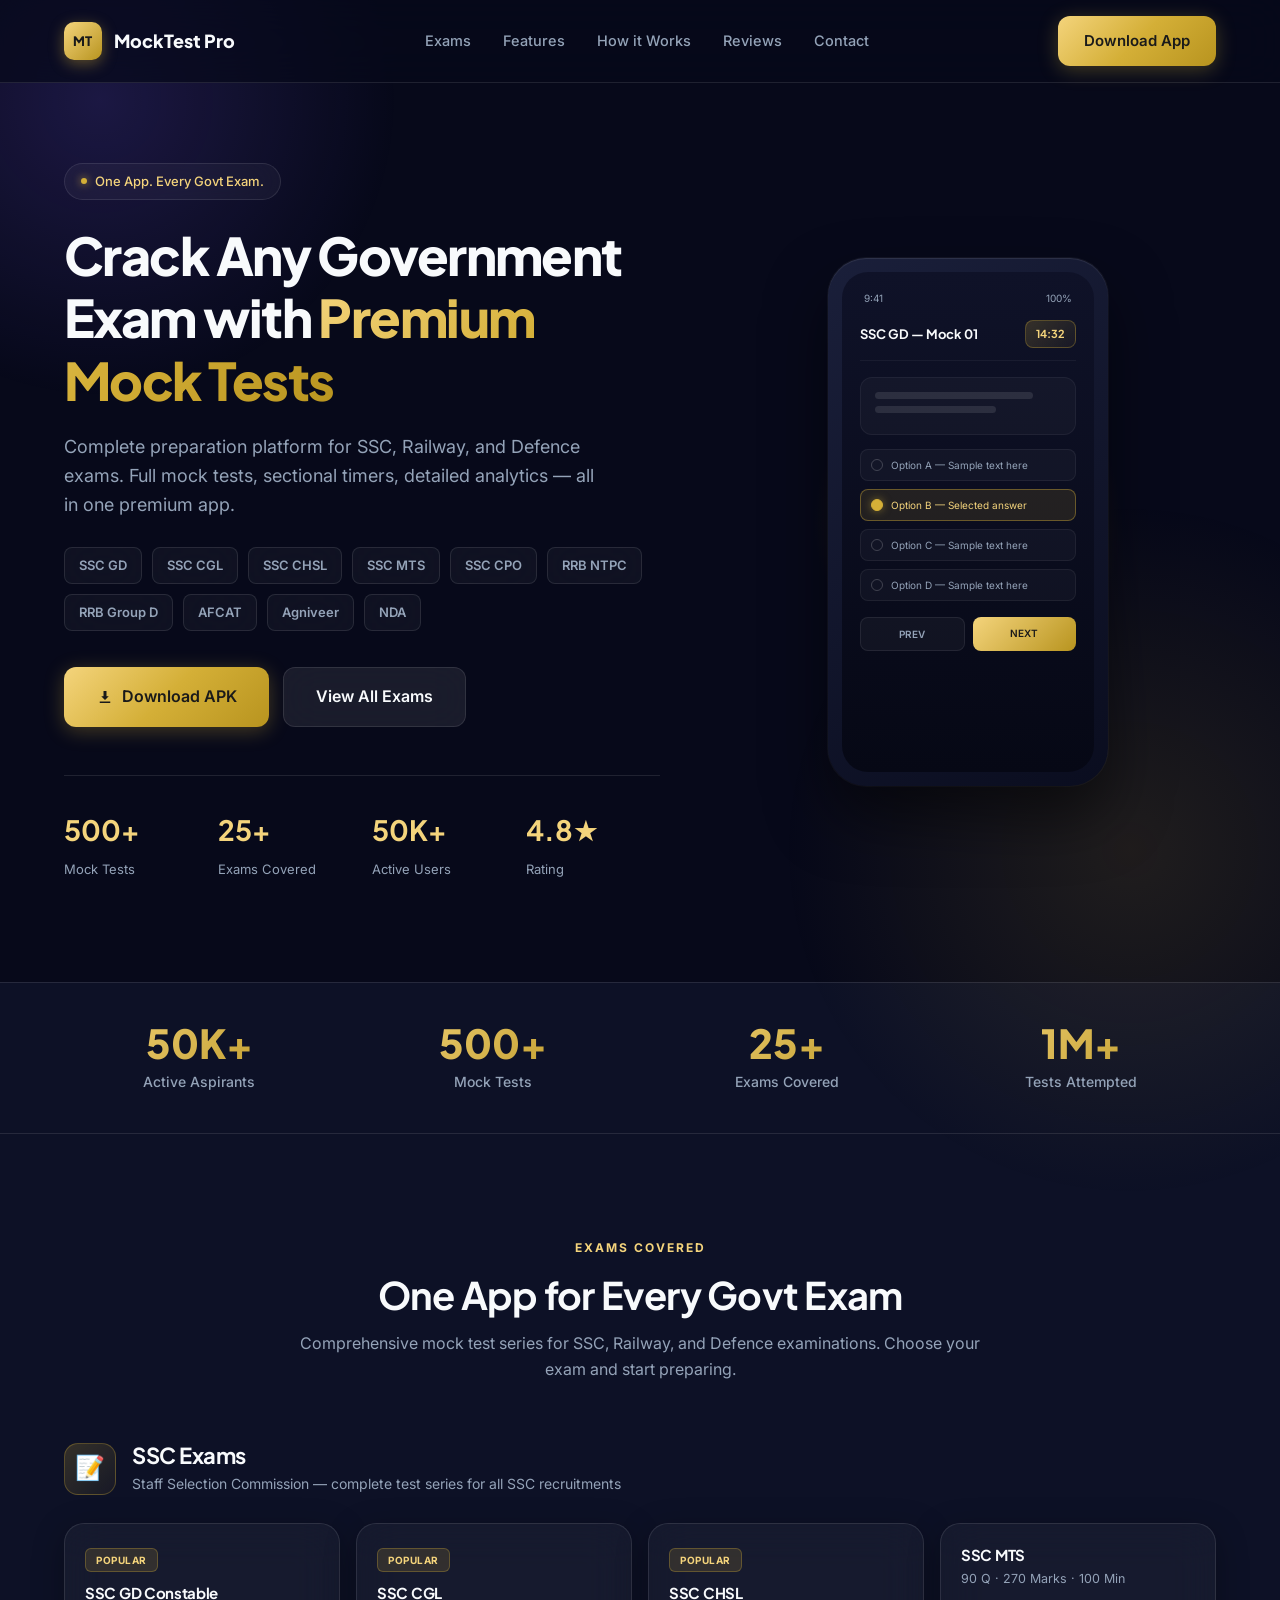
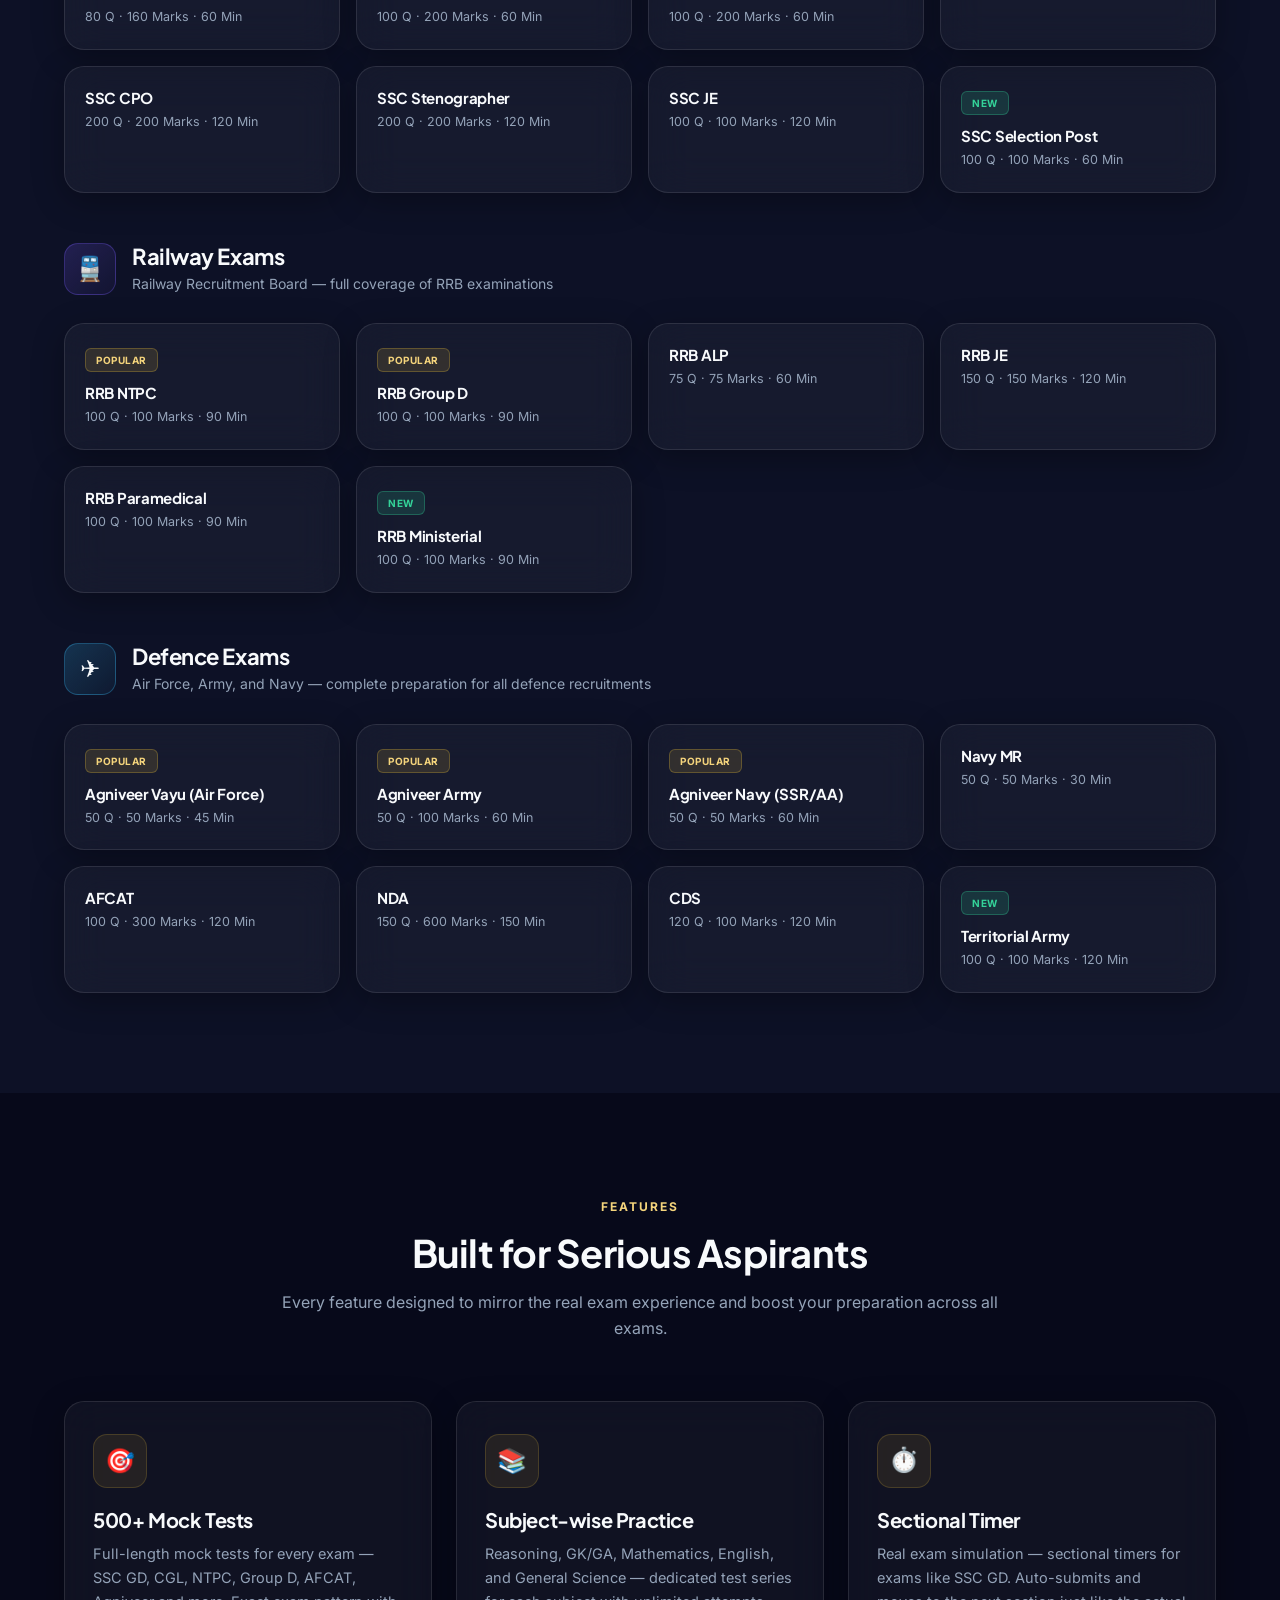
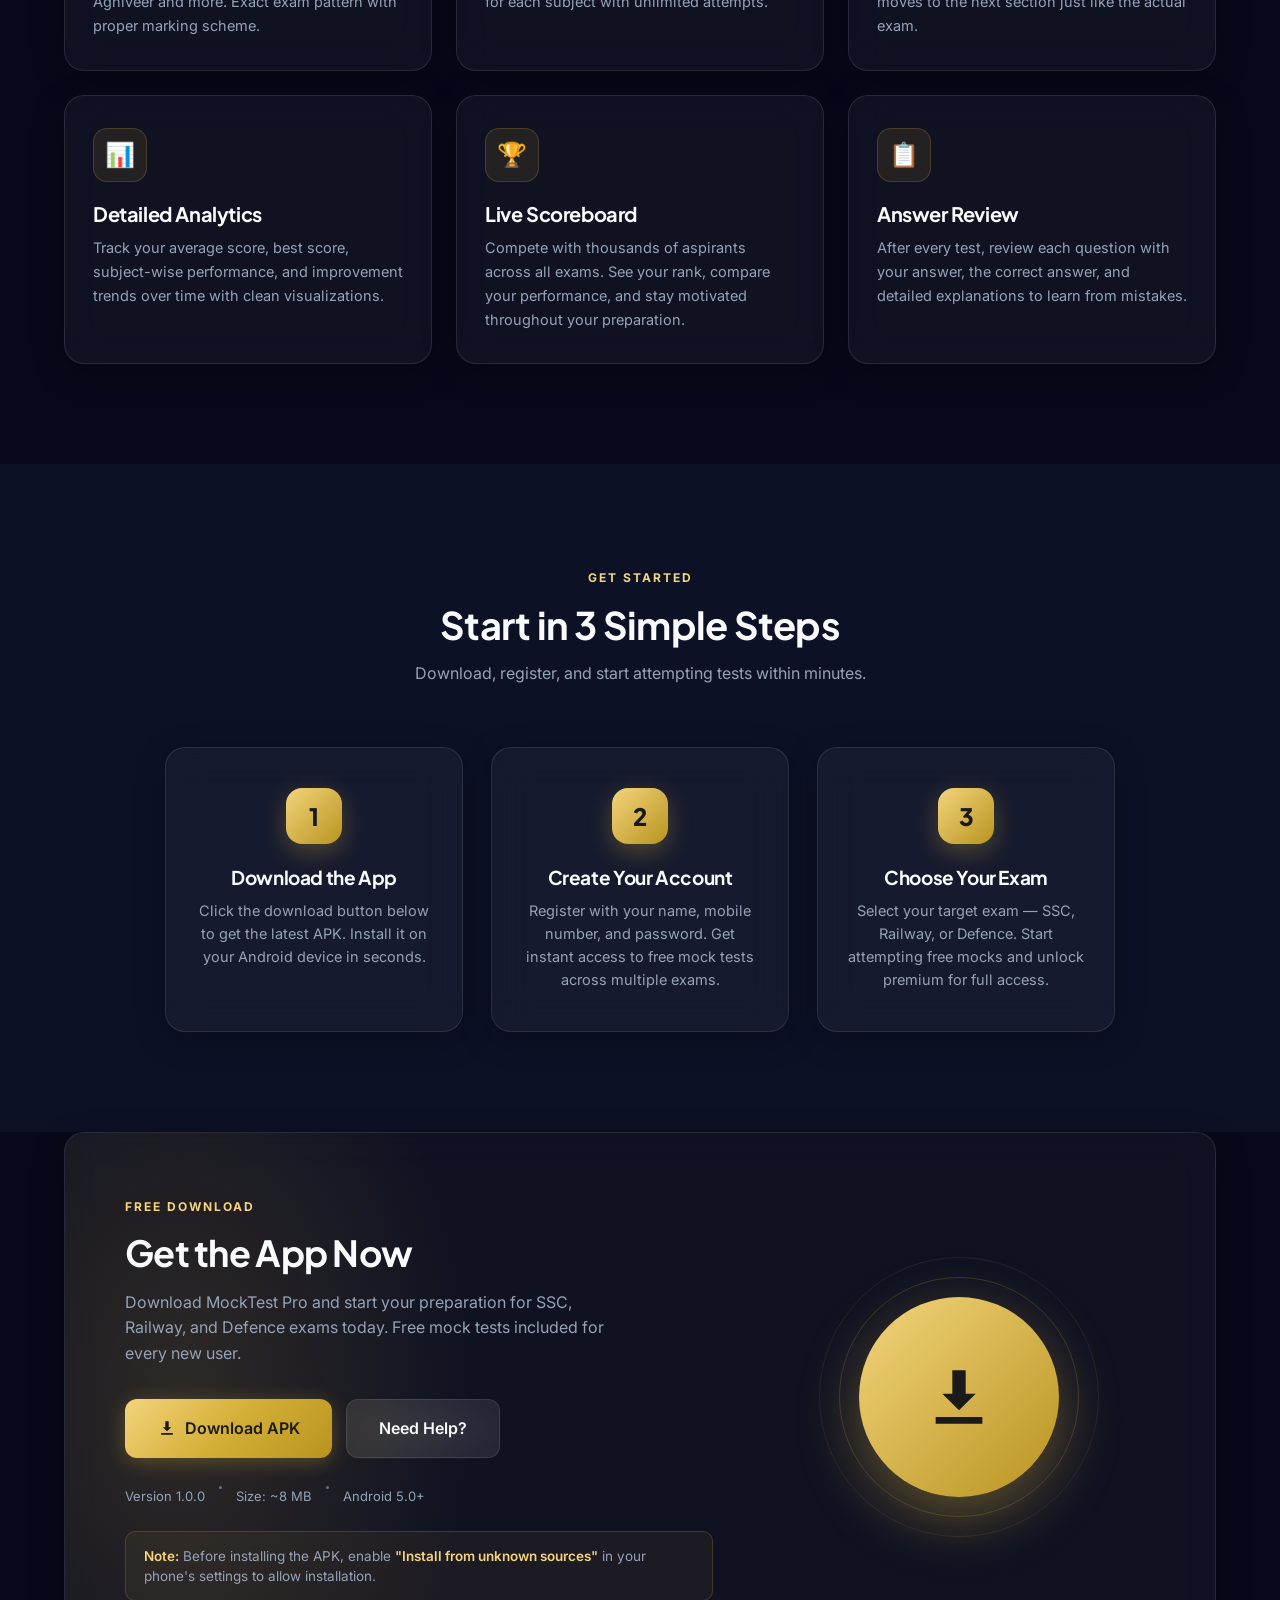
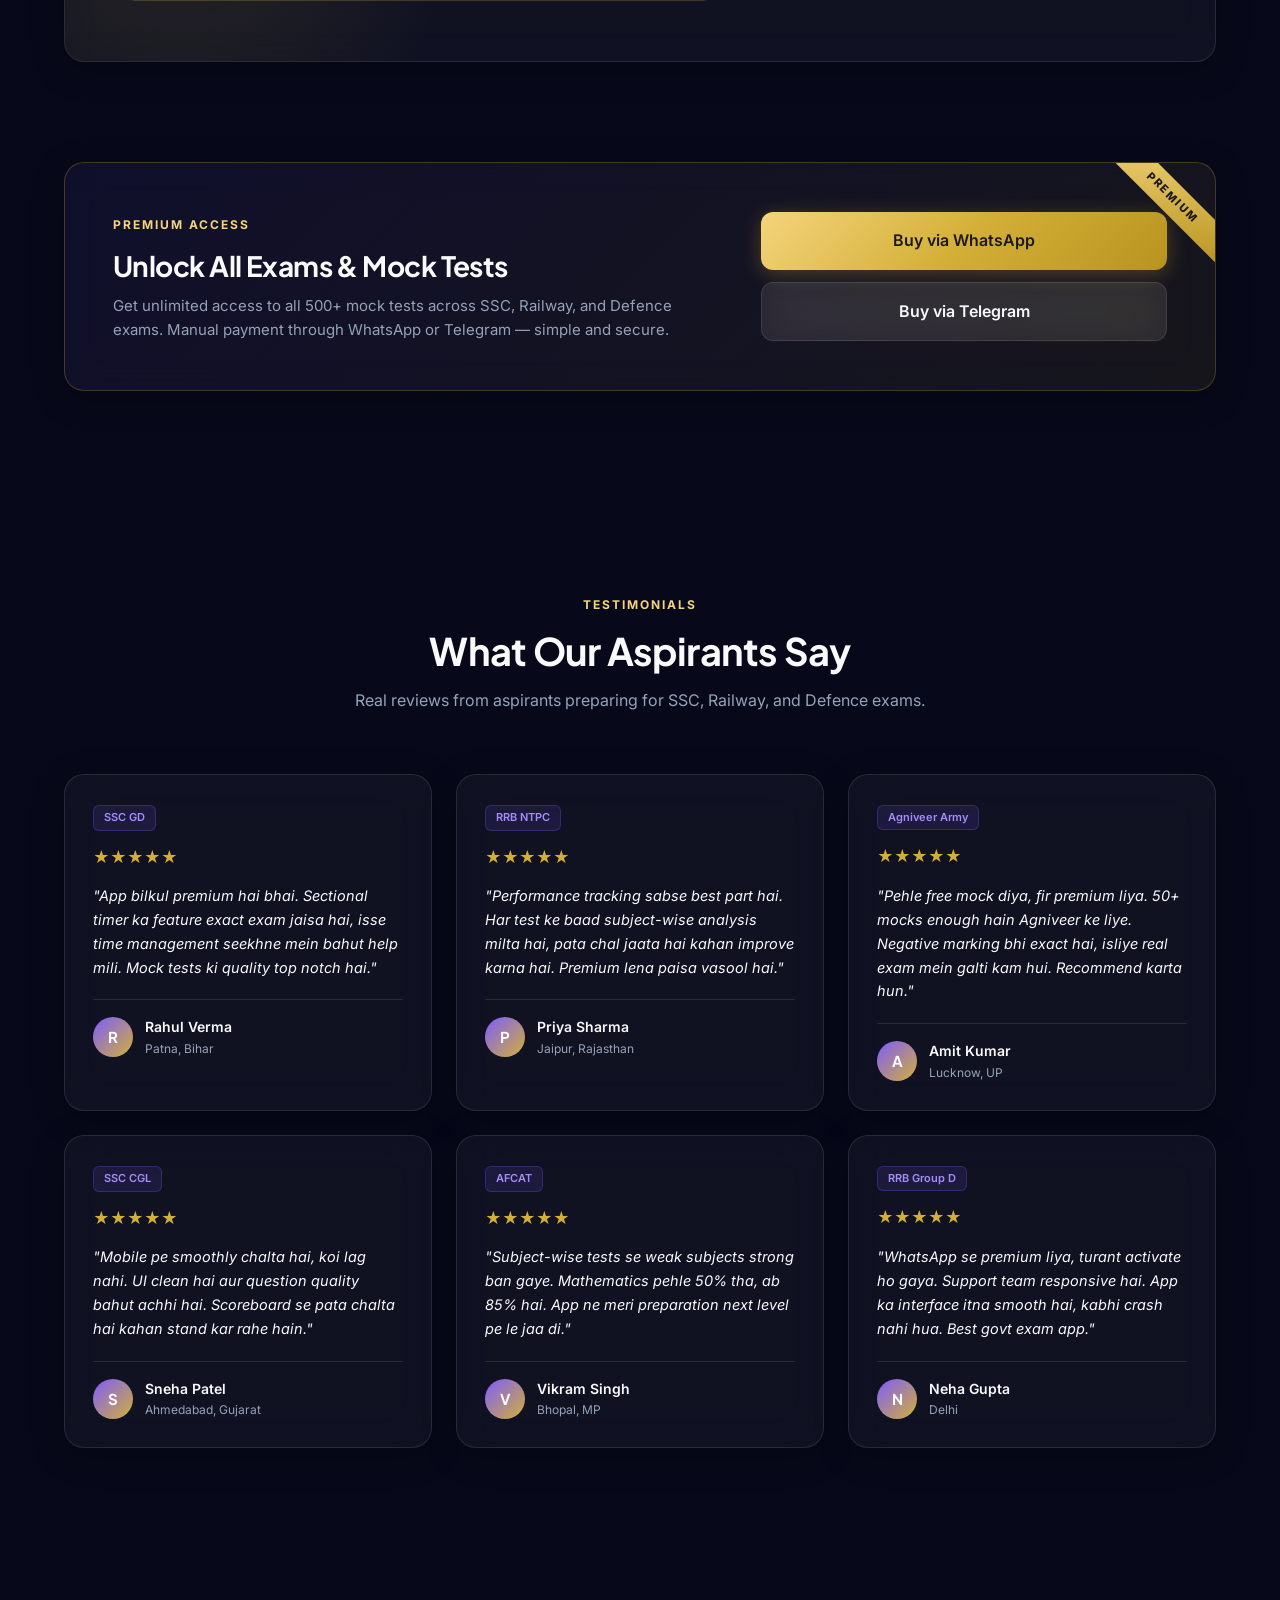
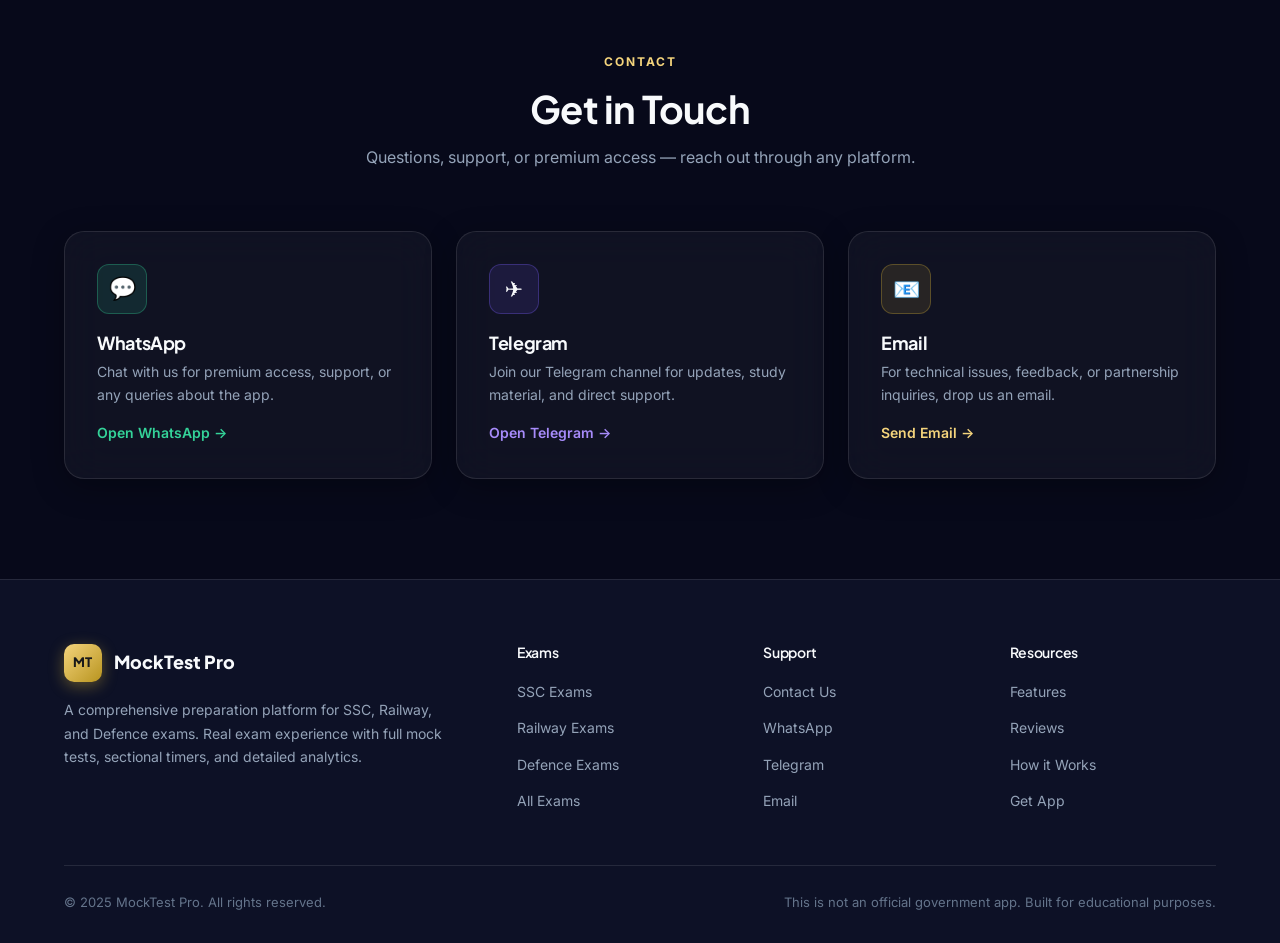
<file: index.html>
<!DOCTYPE html>
<html lang="en">
<head>
  <meta charset="UTF-8">
  <meta name="viewport" content="width=device-width, initial-scale=1.0">
  <title>MockTest Pro — SSC, Railway & Defence Exam Preparation App</title>
  <meta name="description" content="Complete mock test platform for SSC, Railway, and Defence exams. SSC GD, CGL, CHSL, NTPC, Group D, AFCAT, Agniveer and more.">

  <!-- Fonts -->
  <link rel="preconnect" href="https://fonts.googleapis.com">
  <link rel="preconnect" href="https://fonts.gstatic.com" crossorigin>
  <link href="https://fonts.googleapis.com/css2?family=Plus+Jakarta+Sans:wght@400;500;600;700;800&family=Inter:wght@400;500;600&display=swap" rel="stylesheet">

  <style>
    /* ============ RESET & BASE ============ */
    *, *::before, *::after {
      margin: 0;
      padding: 0;
      box-sizing: border-box;
    }

    :root {
      --bg-deep: #07091a;
      --bg-mid: #0d1126;
      --bg-elevated: #131734;
      --glass: rgba(255, 255, 255, 0.04);
      --glass-strong: rgba(255, 255, 255, 0.08);
      --glass-border: rgba(255, 255, 255, 0.1);
      --gold: #d4af37;
      --gold-light: #f4d47c;
      --gold-deep: #b8941f;
      --violet: #7c5cff;
      --violet-light: #a78bfa;
      --emerald: #34d399;
      --rose: #fb7185;
      --sky: #38bdf8;
      --text: #f8fafc;
      --text-muted: #94a3b8;
      --text-dim: #64748b;
    }

    html {
      scroll-behavior: smooth;
      -webkit-font-smoothing: antialiased;
    }

    body {
      font-family: 'Inter', system-ui, sans-serif;
      background: var(--bg-deep);
      color: var(--text);
      line-height: 1.6;
      overflow-x: hidden;
      position: relative;
    }

    /* Ambient background gradients */
    body::before {
      content: '';
      position: fixed;
      top: -200px;
      left: -200px;
      width: 600px;
      height: 600px;
      background: radial-gradient(circle, rgba(124, 92, 255, 0.18) 0%, transparent 70%);
      pointer-events: none;
      z-index: 0;
    }

    body::after {
      content: '';
      position: fixed;
      bottom: -300px;
      right: -200px;
      width: 700px;
      height: 700px;
      background: radial-gradient(circle, rgba(212, 175, 55, 0.12) 0%, transparent 70%);
      pointer-events: none;
      z-index: 0;
    }

    .container {
      max-width: 1200px;
      margin: 0 auto;
      padding: 0 24px;
      position: relative;
      z-index: 1;
    }

    /* ============ TYPOGRAPHY ============ */
    h1, h2, h3, h4 {
      font-family: 'Plus Jakarta Sans', sans-serif;
      font-weight: 700;
      letter-spacing: -0.02em;
      line-height: 1.2;
    }

    .gradient-text {
      background: linear-gradient(135deg, var(--gold-light) 0%, var(--gold) 50%, var(--gold-deep) 100%);
      -webkit-background-clip: text;
      background-clip: text;
      -webkit-text-fill-color: transparent;
    }

    .gradient-violet {
      background: linear-gradient(135deg, var(--violet-light) 0%, var(--violet) 100%);
      -webkit-background-clip: text;
      background-clip: text;
      -webkit-text-fill-color: transparent;
    }

    .gradient-sky {
      background: linear-gradient(135deg, #7dd3fc 0%, var(--sky) 100%);
      -webkit-background-clip: text;
      background-clip: text;
      -webkit-text-fill-color: transparent;
    }

    .gradient-emerald {
      background: linear-gradient(135deg, #6ee7b7 0%, var(--emerald) 100%);
      -webkit-background-clip: text;
      background-clip: text;
      -webkit-text-fill-color: transparent;
    }

    /* ============ BUTTONS ============ */
    .btn {
      display: inline-flex;
      align-items: center;
      justify-content: center;
      gap: 8px;
      padding: 13px 26px;
      border-radius: 12px;
      border: none;
      cursor: pointer;
      font-weight: 600;
      font-size: 15px;
      font-family: inherit;
      text-decoration: none;
      transition: all 0.25s cubic-bezier(0.4, 0, 0.2, 1);
      position: relative;
      overflow: hidden;
    }

    .btn-gold {
      background: linear-gradient(135deg, var(--gold-light) 0%, var(--gold) 50%, var(--gold-deep) 100%);
      color: #1a1a1a;
      box-shadow: 0 4px 20px rgba(212, 175, 55, 0.3);
    }
    .btn-gold:hover {
      transform: translateY(-2px);
      box-shadow: 0 8px 30px rgba(212, 175, 55, 0.5);
    }

    .btn-glass {
      background: var(--glass-strong);
      color: var(--text);
      border: 1px solid var(--glass-border);
      backdrop-filter: blur(20px);
      -webkit-backdrop-filter: blur(20px);
    }
    .btn-glass:hover {
      background: rgba(255, 255, 255, 0.12);
      border-color: rgba(255, 255, 255, 0.2);
      transform: translateY(-2px);
    }

    .btn-lg {
      padding: 16px 32px;
      font-size: 16px;
    }

    /* ============ GLASS CARD ============ */
    .glass {
      background: var(--glass);
      backdrop-filter: blur(20px);
      -webkit-backdrop-filter: blur(20px);
      border: 1px solid var(--glass-border);
      border-radius: 20px;
      box-shadow: 0 8px 32px rgba(0, 0, 0, 0.3);
    }

    /* ============ NAVBAR ============ */
    .navbar {
      position: sticky;
      top: 0;
      z-index: 100;
      padding: 16px 0;
      background: rgba(7, 9, 26, 0.7);
      backdrop-filter: blur(20px);
      -webkit-backdrop-filter: blur(20px);
      border-bottom: 1px solid var(--glass-border);
      transition: background 0.3s;
    }

    .nav-inner {
      display: flex;
      align-items: center;
      justify-content: space-between;
    }

    .logo {
      display: flex;
      align-items: center;
      gap: 12px;
      font-family: 'Plus Jakarta Sans', sans-serif;
      font-weight: 800;
      font-size: 18px;
    }

    .logo-mark {
      width: 38px;
      height: 38px;
      background: linear-gradient(135deg, var(--gold-light), var(--gold-deep));
      border-radius: 10px;
      display: flex;
      align-items: center;
      justify-content: center;
      font-size: 13px;
      font-weight: 800;
      color: #1a1a1a;
      letter-spacing: 0.3px;
      box-shadow: 0 4px 15px rgba(212, 175, 55, 0.4);
    }

    .nav-links {
      display: flex;
      gap: 32px;
      align-items: center;
    }

    .nav-links a {
      color: var(--text-muted);
      text-decoration: none;
      font-weight: 500;
      font-size: 14.5px;
      transition: color 0.2s;
    }
    .nav-links a:hover { color: var(--gold-light); }

    /* ============ HERO ============ */
    .hero {
      padding: 80px 0 100px;
      position: relative;
    }

    .hero-grid {
      display: grid;
      grid-template-columns: 1.2fr 1fr;
      gap: 60px;
      align-items: center;
    }

    .pill {
      display: inline-flex;
      align-items: center;
      gap: 8px;
      padding: 7px 16px;
      background: var(--glass);
      backdrop-filter: blur(20px);
      -webkit-backdrop-filter: blur(20px);
      border: 1px solid var(--glass-border);
      border-radius: 100px;
      font-size: 13px;
      font-weight: 500;
      color: var(--gold-light);
      margin-bottom: 24px;
    }

    .pill-dot {
      width: 6px;
      height: 6px;
      border-radius: 50%;
      background: var(--gold);
      box-shadow: 0 0 8px var(--gold);
      animation: pulse 2s ease-in-out infinite;
    }

    @keyframes pulse {
      0%, 100% { opacity: 1; }
      50% { opacity: 0.4; }
    }

    .hero h1 {
      font-size: 52px;
      font-weight: 800;
      margin-bottom: 22px;
      letter-spacing: -0.03em;
    }

    .hero p.lead {
      font-size: 18px;
      color: var(--text-muted);
      margin-bottom: 28px;
      max-width: 540px;
    }

    .exam-tags {
      display: flex;
      flex-wrap: wrap;
      gap: 10px;
      margin-bottom: 36px;
    }

    .exam-tag {
      padding: 7px 14px;
      background: var(--glass);
      border: 1px solid var(--glass-border);
      border-radius: 8px;
      font-size: 13px;
      font-weight: 600;
      color: var(--text-muted);
      backdrop-filter: blur(20px);
      -webkit-backdrop-filter: blur(20px);
      transition: all 0.2s;
    }

    .exam-tag:hover {
      border-color: rgba(212, 175, 55, 0.3);
      color: var(--gold-light);
    }

    .hero-cta {
      display: flex;
      gap: 14px;
      flex-wrap: wrap;
      margin-bottom: 48px;
    }

    .hero-stats {
      display: grid;
      grid-template-columns: repeat(4, 1fr);
      gap: 20px;
      padding-top: 32px;
      border-top: 1px solid var(--glass-border);
    }

    .hero-stats .stat strong {
      display: block;
      font-family: 'Plus Jakarta Sans', sans-serif;
      font-size: 28px;
      font-weight: 700;
      color: var(--gold-light);
      margin-bottom: 4px;
    }

    .hero-stats .stat span {
      font-size: 13px;
      color: var(--text-muted);
    }

    /* ============ PHONE MOCKUP ============ */
    .hero-visual {
      display: flex;
      justify-content: center;
      position: relative;
    }

    .hero-visual::before {
      content: '';
      position: absolute;
      width: 320px;
      height: 320px;
      background: radial-gradient(circle, rgba(212, 175, 55, 0.2) 0%, transparent 70%);
      top: 50%;
      left: 50%;
      transform: translate(-50%, -50%);
      z-index: -1;
    }

    .phone {
      width: 280px;
      background: linear-gradient(145deg, #1a1f3a, #0a0d1f);
      border-radius: 38px;
      padding: 14px;
      box-shadow: 0 30px 60px rgba(0, 0, 0, 0.5),
                  0 0 0 1px rgba(255, 255, 255, 0.05),
                  inset 0 1px 1px rgba(255, 255, 255, 0.1);
    }

    .phone-screen {
      background: linear-gradient(180deg, #0f1228 0%, #060815 100%);
      border-radius: 26px;
      overflow: hidden;
      min-height: 500px;
      padding: 18px;
    }

    .phone-status {
      display: flex;
      justify-content: space-between;
      font-size: 10px;
      color: var(--text-muted);
      margin-bottom: 14px;
      padding: 0 4px;
    }

    .phone-header {
      display: flex;
      justify-content: space-between;
      align-items: center;
      margin-bottom: 16px;
      padding-bottom: 12px;
      border-bottom: 1px solid rgba(255, 255, 255, 0.05);
    }

    .phone-title {
      font-family: 'Plus Jakarta Sans', sans-serif;
      font-weight: 700;
      font-size: 13px;
      color: var(--text);
    }

    .phone-timer-pill {
      background: linear-gradient(135deg, rgba(212, 175, 55, 0.2), rgba(212, 175, 55, 0.05));
      border: 1px solid rgba(212, 175, 55, 0.3);
      color: var(--gold-light);
      padding: 4px 10px;
      border-radius: 8px;
      font-size: 11px;
      font-weight: 700;
      font-family: 'Plus Jakarta Sans', sans-serif;
    }

    .phone-q {
      background: rgba(255, 255, 255, 0.03);
      border: 1px solid rgba(255, 255, 255, 0.05);
      border-radius: 12px;
      padding: 14px;
      margin-bottom: 14px;
    }

    .phone-q-line {
      height: 7px;
      background: rgba(255, 255, 255, 0.1);
      border-radius: 4px;
      margin-bottom: 7px;
    }
    .phone-q-line.short { width: 65%; }
    .phone-q-line.medium { width: 85%; }

    .phone-opt {
      height: 32px;
      background: rgba(255, 255, 255, 0.03);
      border: 1px solid rgba(255, 255, 255, 0.06);
      border-radius: 8px;
      margin-bottom: 8px;
      padding: 0 10px;
      display: flex;
      align-items: center;
      font-size: 10px;
      color: var(--text-muted);
    }

    .phone-opt.active {
      background: rgba(212, 175, 55, 0.12);
      border-color: rgba(212, 175, 55, 0.4);
      color: var(--gold-light);
    }

    .phone-opt::before {
      content: '';
      width: 12px;
      height: 12px;
      border-radius: 50%;
      border: 1.5px solid rgba(255, 255, 255, 0.2);
      margin-right: 8px;
      flex-shrink: 0;
    }

    .phone-opt.active::before {
      border-color: var(--gold);
      background: var(--gold);
      box-shadow: 0 0 8px rgba(212, 175, 55, 0.5);
    }

    .phone-nav {
      display: flex;
      gap: 8px;
      margin-top: 16px;
    }

    .phone-nav-btn {
      flex: 1;
      padding: 8px;
      border-radius: 8px;
      font-size: 10px;
      font-weight: 600;
      text-align: center;
    }

    .phone-nav-btn.outline {
      background: rgba(255, 255, 255, 0.04);
      border: 1px solid rgba(255, 255, 255, 0.08);
      color: var(--text-muted);
    }

    .phone-nav-btn.gold {
      background: linear-gradient(135deg, var(--gold-light), var(--gold-deep));
      color: #1a1a1a;
    }

    /* ============ SECTION HEADER ============ */
    section {
      padding: 100px 0;
      position: relative;
    }

    .section-head {
      text-align: center;
      max-width: 720px;
      margin: 0 auto 60px;
    }

    .section-tag {
      display: inline-block;
      color: var(--gold-light);
      font-weight: 700;
      font-size: 12px;
      letter-spacing: 2px;
      text-transform: uppercase;
      margin-bottom: 14px;
    }

    .section-head h2 {
      font-size: 38px;
      margin-bottom: 14px;
    }

    .section-head p {
      font-size: 16px;
      color: var(--text-muted);
    }

    /* ============ STATS BAR ============ */
    .stats-bar {
      padding: 40px 0;
      background: var(--bg-mid);
      border-top: 1px solid var(--glass-border);
      border-bottom: 1px solid var(--glass-border);
    }

    .stats-bar .grid {
      display: grid;
      grid-template-columns: repeat(4, 1fr);
      gap: 24px;
    }

    .stat-item {
      text-align: center;
    }

    .stat-item .num {
      font-family: 'Plus Jakarta Sans', sans-serif;
      font-size: 40px;
      font-weight: 800;
      background: linear-gradient(135deg, var(--gold-light), var(--gold-deep));
      -webkit-background-clip: text;
      background-clip: text;
      -webkit-text-fill-color: transparent;
      line-height: 1;
      margin-bottom: 8px;
    }

    .stat-item .label {
      color: var(--text-muted);
      font-size: 14px;
      font-weight: 500;
    }

    /* ============ EXAMS COVERED ============ */
    .exams-section {
      background: var(--bg-mid);
    }

    .exam-category {
      margin-bottom: 50px;
    }

    .exam-category:last-child {
      margin-bottom: 0;
    }

    .category-head {
      display: flex;
      align-items: center;
      gap: 16px;
      margin-bottom: 28px;
    }

    .category-icon {
      width: 52px;
      height: 52px;
      border-radius: 14px;
      display: flex;
      align-items: center;
      justify-content: center;
      font-size: 24px;
      flex-shrink: 0;
    }

    .category-icon.gold {
      background: linear-gradient(135deg, rgba(212, 175, 55, 0.2), rgba(212, 175, 55, 0.05));
      border: 1px solid rgba(212, 175, 55, 0.3);
    }

    .category-icon.violet {
      background: linear-gradient(135deg, rgba(124, 92, 255, 0.2), rgba(124, 92, 255, 0.05));
      border: 1px solid rgba(124, 92, 255, 0.3);
    }

    .category-icon.sky {
      background: linear-gradient(135deg, rgba(56, 189, 248, 0.2), rgba(56, 189, 248, 0.05));
      border: 1px solid rgba(56, 189, 248, 0.3);
    }

    .category-icon.emerald {
      background: linear-gradient(135deg, rgba(52, 211, 153, 0.2), rgba(52, 211, 153, 0.05));
      border: 1px solid rgba(52, 211, 153, 0.3);
    }

    .category-head h3 {
      font-size: 22px;
      margin-bottom: 4px;
    }

    .category-head p {
      font-size: 14px;
      color: var(--text-muted);
    }

    .exams-grid {
      display: grid;
      grid-template-columns: repeat(4, 1fr);
      gap: 16px;
    }

    .exam-card {
      padding: 22px 20px;
      transition: all 0.3s;
      cursor: default;
    }

    .exam-card:hover {
      transform: translateY(-4px);
      background: rgba(255, 255, 255, 0.06);
    }

    .exam-card .exam-badge {
      display: inline-block;
      padding: 3px 10px;
      border-radius: 6px;
      font-size: 10px;
      font-weight: 700;
      letter-spacing: 0.5px;
      margin-bottom: 12px;
      text-transform: uppercase;
    }

    .exam-badge.popular {
      background: rgba(212, 175, 55, 0.15);
      color: var(--gold-light);
      border: 1px solid rgba(212, 175, 55, 0.3);
    }

    .exam-badge.new {
      background: rgba(52, 211, 153, 0.15);
      color: var(--emerald);
      border: 1px solid rgba(52, 211, 153, 0.3);
    }

    .exam-card h4 {
      font-size: 15px;
      margin-bottom: 6px;
      font-family: 'Plus Jakarta Sans', sans-serif;
    }

    .exam-card p {
      font-size: 12.5px;
      color: var(--text-muted);
      line-height: 1.5;
    }

    /* ============ FEATURES ============ */
    .features-grid {
      display: grid;
      grid-template-columns: repeat(3, 1fr);
      gap: 24px;
    }

    .feature-card {
      padding: 32px 28px;
      transition: all 0.3s;
      position: relative;
      overflow: hidden;
    }

    .feature-card::before {
      content: '';
      position: absolute;
      top: 0;
      left: 0;
      right: 0;
      height: 1px;
      background: linear-gradient(90deg, transparent, rgba(212, 175, 55, 0.4), transparent);
      opacity: 0;
      transition: opacity 0.3s;
    }

    .feature-card:hover {
      transform: translateY(-6px);
      background: rgba(255, 255, 255, 0.06);
      border-color: rgba(212, 175, 55, 0.2);
    }

    .feature-card:hover::before { opacity: 1; }

    .feature-icon {
      width: 54px;
      height: 54px;
      border-radius: 14px;
      display: flex;
      align-items: center;
      justify-content: center;
      margin-bottom: 20px;
      font-size: 24px;
      background: rgba(212, 175, 55, 0.1);
      border: 1px solid rgba(212, 175, 55, 0.2);
    }

    .feature-card h3 {
      font-size: 20px;
      margin-bottom: 10px;
    }

    .feature-card p {
      font-size: 14.5px;
      color: var(--text-muted);
      line-height: 1.65;
    }

    /* ============ STEPS ============ */
    .steps {
      display: grid;
      grid-template-columns: repeat(3, 1fr);
      gap: 28px;
      max-width: 950px;
      margin: 0 auto;
    }

    .step-card {
      padding: 40px 28px;
      text-align: center;
      transition: all 0.3s;
    }

    .step-card:hover {
      transform: translateY(-4px);
      background: rgba(255, 255, 255, 0.06);
    }

    .step-num {
      width: 56px;
      height: 56px;
      background: linear-gradient(135deg, var(--gold-light), var(--gold-deep));
      border-radius: 16px;
      display: flex;
      align-items: center;
      justify-content: center;
      font-family: 'Plus Jakarta Sans', sans-serif;
      font-size: 24px;
      font-weight: 800;
      color: #1a1a1a;
      margin: 0 auto 22px;
      box-shadow: 0 8px 24px rgba(212, 175, 55, 0.3);
    }

    .step-card h3 {
      font-size: 19px;
      margin-bottom: 10px;
    }

    .step-card p {
      font-size: 14.5px;
      color: var(--text-muted);
    }

    /* ============ DOWNLOAD ============ */
    .download-card {
      padding: 60px;
      display: grid;
      grid-template-columns: 1.5fr 1fr;
      gap: 50px;
      align-items: center;
      position: relative;
      overflow: hidden;
    }

    .download-card::before {
      content: '';
      position: absolute;
      top: -50%;
      left: -20%;
      width: 60%;
      height: 200%;
      background: radial-gradient(ellipse, rgba(212, 175, 55, 0.15) 0%, transparent 60%);
      pointer-events: none;
    }

    .download-content {
      position: relative;
      z-index: 1;
    }

    .download-content h2 {
      font-size: 36px;
      margin-bottom: 16px;
    }

    .download-content p {
      font-size: 16px;
      color: var(--text-muted);
      margin-bottom: 32px;
      max-width: 480px;
    }

    .download-buttons {
      display: flex;
      gap: 14px;
      flex-wrap: wrap;
      margin-bottom: 28px;
    }

    .download-meta {
      display: flex;
      gap: 14px;
      flex-wrap: wrap;
      font-size: 13px;
      color: var(--text-muted);
      margin-bottom: 24px;
    }

    .download-meta span {
      display: flex;
      align-items: center;
      gap: 6px;
    }

    .download-meta .dot {
      width: 3px;
      height: 3px;
      background: var(--text-dim);
      border-radius: 50%;
    }

    .install-note {
      background: rgba(212, 175, 55, 0.06);
      border: 1px solid rgba(212, 175, 55, 0.2);
      padding: 14px 18px;
      border-radius: 10px;
      font-size: 13.5px;
      color: var(--text-muted);
      line-height: 1.5;
    }

    .install-note strong {
      color: var(--gold-light);
      font-weight: 600;
    }

    /* Visual side of download */
    .download-visual {
      display: flex;
      justify-content: center;
      align-items: center;
      position: relative;
      z-index: 1;
    }

    .download-orb {
      width: 200px;
      height: 200px;
      border-radius: 50%;
      background: linear-gradient(135deg, var(--gold-light), var(--gold-deep));
      display: flex;
      align-items: center;
      justify-content: center;
      box-shadow: 0 20px 60px rgba(212, 175, 55, 0.4);
      position: relative;
      animation: float 3s ease-in-out infinite;
    }

    @keyframes float {
      0%, 100% { transform: translateY(0); }
      50% { transform: translateY(-12px); }
    }

    .download-orb svg {
      width: 80px;
      height: 80px;
      color: #1a1a1a;
    }

    .download-orb::before {
      content: '';
      position: absolute;
      inset: -20px;
      border-radius: 50%;
      border: 1px solid rgba(212, 175, 55, 0.2);
      animation: ripple 2s ease-out infinite;
    }

    .download-orb::after {
      content: '';
      position: absolute;
      inset: -40px;
      border-radius: 50%;
      border: 1px solid rgba(212, 175, 55, 0.1);
      animation: ripple 2s ease-out infinite 0.5s;
    }

    @keyframes ripple {
      0% { transform: scale(0.9); opacity: 1; }
      100% { transform: scale(1.3); opacity: 0; }
    }

    /* ============ PREMIUM BANNER ============ */
    .premium-banner {
      padding: 0 0 100px;
    }

    .premium-card {
      padding: 48px;
      display: grid;
      grid-template-columns: 1.5fr 1fr;
      gap: 40px;
      align-items: center;
      background: linear-gradient(135deg, rgba(124, 92, 255, 0.08), rgba(212, 175, 55, 0.08));
      border: 1px solid rgba(212, 175, 55, 0.25);
      position: relative;
      overflow: hidden;
    }

    .premium-card::before {
      content: 'PREMIUM';
      position: absolute;
      top: 20px;
      right: -40px;
      transform: rotate(45deg);
      background: linear-gradient(135deg, var(--gold-light), var(--gold-deep));
      color: #1a1a1a;
      font-size: 11px;
      font-weight: 800;
      padding: 6px 50px;
      letter-spacing: 2px;
    }

    .premium-card h2 {
      font-size: 28px;
      margin-bottom: 12px;
    }

    .premium-card p {
      font-size: 15px;
      color: var(--text-muted);
    }

    .premium-actions {
      display: flex;
      flex-direction: column;
      gap: 12px;
    }

    /* ============ REVIEWS (Hinglish allowed here) ============ */
    .reviews-grid {
      display: grid;
      grid-template-columns: repeat(3, 1fr);
      gap: 24px;
    }

    .review-card {
      padding: 28px;
      transition: all 0.3s;
    }

    .review-card:hover {
      transform: translateY(-4px);
      background: rgba(255, 255, 255, 0.06);
    }

    .review-stars {
      display: flex;
      gap: 3px;
      margin-bottom: 14px;
      color: var(--gold);
      font-size: 16px;
    }

    .review-tag {
      display: inline-block;
      padding: 3px 10px;
      background: rgba(124, 92, 255, 0.12);
      border: 1px solid rgba(124, 92, 255, 0.25);
      border-radius: 6px;
      font-size: 11px;
      font-weight: 600;
      color: var(--violet-light);
      margin-bottom: 14px;
    }

    .review-text {
      font-size: 14.5px;
      color: var(--text);
      line-height: 1.65;
      margin-bottom: 20px;
      font-style: italic;
    }

    .review-author {
      display: flex;
      align-items: center;
      gap: 12px;
      padding-top: 16px;
      border-top: 1px solid var(--glass-border);
    }

    .review-avatar {
      width: 40px;
      height: 40px;
      border-radius: 50%;
      background: linear-gradient(135deg, var(--violet), var(--gold));
      display: flex;
      align-items: center;
      justify-content: center;
      font-weight: 700;
      color: white;
      font-size: 15px;
      font-family: 'Plus Jakarta Sans', sans-serif;
    }

    .review-name {
      font-weight: 600;
      font-size: 14px;
      color: var(--text);
    }

    .review-location {
      font-size: 12px;
      color: var(--text-muted);
    }

    /* ============ CONTACT ============ */
    .contact-grid {
      display: grid;
      grid-template-columns: repeat(3, 1fr);
      gap: 24px;
    }

    .contact-card {
      padding: 32px;
      text-decoration: none;
      color: var(--text);
      transition: all 0.3s;
      display: block;
    }

    .contact-card:hover {
      transform: translateY(-4px);
      background: rgba(255, 255, 255, 0.06);
      border-color: rgba(212, 175, 55, 0.25);
    }

    .contact-icon {
      width: 50px;
      height: 50px;
      border-radius: 12px;
      display: flex;
      align-items: center;
      justify-content: center;
      font-size: 22px;
      margin-bottom: 18px;
    }

    .contact-icon.green { background: rgba(52, 211, 153, 0.12); border: 1px solid rgba(52, 211, 153, 0.3); }
    .contact-icon.blue { background: rgba(124, 92, 255, 0.12); border: 1px solid rgba(124, 92, 255, 0.3); }
    .contact-icon.gold { background: rgba(212, 175, 55, 0.12); border: 1px solid rgba(212, 175, 55, 0.3); }

    .contact-card h3 {
      font-size: 18px;
      margin-bottom: 8px;
    }

    .contact-card p {
      font-size: 14px;
      color: var(--text-muted);
      margin-bottom: 14px;
    }

    .contact-link {
      font-weight: 600;
      font-size: 14px;
    }

    .contact-card.green .contact-link { color: var(--emerald); }
    .contact-card.blue .contact-link { color: var(--violet-light); }
    .contact-card.gold .contact-link { color: var(--gold-light); }

    /* ============ FOOTER ============ */
    footer {
      background: var(--bg-mid);
      border-top: 1px solid var(--glass-border);
      padding: 64px 0 30px;
    }

    .footer-grid {
      display: grid;
      grid-template-columns: 2fr 1fr 1fr 1fr;
      gap: 40px;
      margin-bottom: 40px;
    }

    .footer-brand p {
      font-size: 14px;
      color: var(--text-muted);
      margin-top: 16px;
      max-width: 380px;
      line-height: 1.7;
    }

    .footer-col h4 {
      color: var(--text);
      font-size: 14px;
      font-weight: 600;
      margin-bottom: 18px;
      font-family: 'Plus Jakarta Sans', sans-serif;
    }

    .footer-col ul {
      list-style: none;
    }

    .footer-col li {
      margin-bottom: 11px;
    }

    .footer-col a {
      color: var(--text-muted);
      text-decoration: none;
      font-size: 14px;
      transition: color 0.2s;
    }

    .footer-col a:hover { color: var(--gold-light); }

    .footer-bottom {
      border-top: 1px solid var(--glass-border);
      padding-top: 26px;
      display: flex;
      justify-content: space-between;
      align-items: center;
      flex-wrap: wrap;
      gap: 10px;
      font-size: 13px;
      color: var(--text-dim);
    }

    /* ============ SCROLL REVEAL ============ */
    .reveal {
      opacity: 0;
      transform: translateY(30px);
      transition: opacity 0.7s ease, transform 0.7s ease;
    }

    .reveal.visible {
      opacity: 1;
      transform: translateY(0);
    }

    /* ============ RESPONSIVE ============ */
    @media (max-width: 980px) {
      .hero-grid,
      .download-card,
      .premium-card {
        grid-template-columns: 1fr;
        gap: 40px;
        text-align: center;
      }

      .hero h1 { font-size: 38px; }

      .hero p.lead,
      .download-content p {
        margin-left: auto;
        margin-right: auto;
      }

      .exam-tags {
        justify-content: center;
      }

      .hero-cta,
      .download-buttons,
      .premium-actions {
        justify-content: center;
      }

      .hero-stats {
        grid-template-columns: repeat(2, 1fr);
        text-align: center;
      }

      .features-grid,
      .steps,
      .contact-grid,
      .reviews-grid {
        grid-template-columns: repeat(2, 1fr);
      }

      .exams-grid {
        grid-template-columns: repeat(2, 1fr);
      }

      .footer-grid {
        grid-template-columns: 1fr 1fr;
      }

      .stats-bar .grid {
        grid-template-columns: repeat(2, 1fr);
        gap: 32px;
      }
    }

    @media (max-width: 640px) {
      .nav-links { display: none; }
      .container { padding: 0 18px; }

      .hero { padding: 50px 0 60px; }
      section { padding: 60px 0; }
      .hero h1 { font-size: 30px; }
      .section-head h2,
      .download-content h2,
      .premium-card h2 { font-size: 24px; }

      .features-grid,
      .exams-grid,
      .steps,
      .contact-grid,
      .reviews-grid {
        grid-template-columns: 1fr;
      }

      .stats-bar .grid {
        grid-template-columns: 1fr 1fr;
        gap: 28px;
      }

      .download-card,
      .premium-card {
        padding: 36px 24px;
      }

      .btn-lg {
        width: 100%;
      }

      .hero-cta,
      .download-buttons {
        flex-direction: column;
      }

      .phone { width: 240px; }

      .footer-grid {
        grid-template-columns: 1fr;
        gap: 30px;
      }

      .footer-bottom {
        flex-direction: column;
        text-align: center;
      }

      .category-head {
        gap: 12px;
      }

      .category-icon {
        width: 44px;
        height: 44px;
        font-size: 20px;
      }

      .category-head h3 {
        font-size: 18px;
      }
    }
  </style>
</head>
<body>

  <!-- ===== Navbar ===== -->
  <nav class="navbar">
    <div class="container nav-inner">
      <div class="logo">
        <div class="logo-mark">MT</div>
        <span>MockTest Pro</span>
      </div>
      <div class="nav-links">
        <a href="#exams">Exams</a>
        <a href="#features">Features</a>
        <a href="#how">How it Works</a>
        <a href="#reviews">Reviews</a>
        <a href="#contact">Contact</a>
      </div>
      <a href="#download" class="btn btn-gold">Download App</a>
    </div>
  </nav>

  <!-- ===== Hero ===== -->
  <section class="hero">
    <div class="container hero-grid">
      <div class="hero-text">
        <div class="pill">
          <span class="pill-dot"></span>
          One App. Every Govt Exam.
        </div>
        <h1>Crack Any Government Exam with <span class="gradient-text">Premium Mock Tests</span></h1>
        <p class="lead">Complete preparation platform for SSC, Railway, and Defence exams. Full mock tests, sectional timers, detailed analytics — all in one premium app.</p>

        <div class="exam-tags">
          <span class="exam-tag">SSC GD</span>
          <span class="exam-tag">SSC CGL</span>
          <span class="exam-tag">SSC CHSL</span>
          <span class="exam-tag">SSC MTS</span>
          <span class="exam-tag">SSC CPO</span>
          <span class="exam-tag">RRB NTPC</span>
          <span class="exam-tag">RRB Group D</span>
          <span class="exam-tag">AFCAT</span>
          <span class="exam-tag">Agniveer</span>
          <span class="exam-tag">NDA</span>
        </div>

        <div class="hero-cta">
          <a href="#download" class="btn btn-gold btn-lg">
            <svg width="18" height="18" viewBox="0 0 24 24" fill="currentColor"><path d="M12 16l-5-5h3V4h4v7h3l-5 5zm-7 4v-2h14v2H5z"/></svg>
            Download APK
          </a>
          <a href="#exams" class="btn btn-glass btn-lg">View All Exams</a>
        </div>

        <div class="hero-stats">
          <div class="stat">
            <strong>500+</strong>
            <span>Mock Tests</span>
          </div>
          <div class="stat">
            <strong>25+</strong>
            <span>Exams Covered</span>
          </div>
          <div class="stat">
            <strong>50K+</strong>
            <span>Active Users</span>
          </div>
          <div class="stat">
            <strong>4.8★</strong>
            <span>Rating</span>
          </div>
        </div>
      </div>

      <div class="hero-visual">
        <div class="phone">
          <div class="phone-screen">
            <div class="phone-status">
              <span>9:41</span>
              <span>100%</span>
            </div>
            <div class="phone-header">
              <div class="phone-title">SSC GD — Mock 01</div>
              <div class="phone-timer-pill">14:32</div>
            </div>
            <div class="phone-q">
              <div class="phone-q-line medium"></div>
              <div class="phone-q-line short"></div>
            </div>
            <div class="phone-opt">Option A — Sample text here</div>
            <div class="phone-opt active">Option B — Selected answer</div>
            <div class="phone-opt">Option C — Sample text here</div>
            <div class="phone-opt">Option D — Sample text here</div>
            <div class="phone-nav">
              <div class="phone-nav-btn outline">PREV</div>
              <div class="phone-nav-btn gold">NEXT</div>
            </div>
          </div>
        </div>
      </div>
    </div>
  </section>

  <!-- ===== Stats Bar ===== -->
  <div class="stats-bar">
    <div class="container">
      <div class="grid">
        <div class="stat-item">
          <div class="num">50K+</div>
          <div class="label">Active Aspirants</div>
        </div>
        <div class="stat-item">
          <div class="num">500+</div>
          <div class="label">Mock Tests</div>
        </div>
        <div class="stat-item">
          <div class="num">25+</div>
          <div class="label">Exams Covered</div>
        </div>
        <div class="stat-item">
          <div class="num">1M+</div>
          <div class="label">Tests Attempted</div>
        </div>
      </div>
    </div>
  </div>

  <!-- ===== Exams Covered ===== -->
  <section id="exams" class="exams-section">
    <div class="container">
      <div class="section-head reveal">
        <span class="section-tag">EXAMS COVERED</span>
        <h2>One App for Every Govt Exam</h2>
        <p>Comprehensive mock test series for SSC, Railway, and Defence examinations. Choose your exam and start preparing.</p>
      </div>

      <!-- SSC Exams -->
      <div class="exam-category reveal">
        <div class="category-head">
          <div class="category-icon gold">📝</div>
          <div>
            <h3>SSC Exams</h3>
            <p>Staff Selection Commission — complete test series for all SSC recruitments</p>
          </div>
        </div>
        <div class="exams-grid">
          <div class="exam-card glass">
            <span class="exam-badge popular">Popular</span>
            <h4>SSC GD Constable</h4>
            <p>80 Q · 160 Marks · 60 Min</p>
          </div>
          <div class="exam-card glass">
            <span class="exam-badge popular">Popular</span>
            <h4>SSC CGL</h4>
            <p>100 Q · 200 Marks · 60 Min</p>
          </div>
          <div class="exam-card glass">
            <span class="exam-badge popular">Popular</span>
            <h4>SSC CHSL</h4>
            <p>100 Q · 200 Marks · 60 Min</p>
          </div>
          <div class="exam-card glass">
            <h4>SSC MTS</h4>
            <p>90 Q · 270 Marks · 100 Min</p>
          </div>
          <div class="exam-card glass">
            <h4>SSC CPO</h4>
            <p>200 Q · 200 Marks · 120 Min</p>
          </div>
          <div class="exam-card glass">
            <h4>SSC Stenographer</h4>
            <p>200 Q · 200 Marks · 120 Min</p>
          </div>
          <div class="exam-card glass">
            <h4>SSC JE</h4>
            <p>100 Q · 100 Marks · 120 Min</p>
          </div>
          <div class="exam-card glass">
            <span class="exam-badge new">New</span>
            <h4>SSC Selection Post</h4>
            <p>100 Q · 100 Marks · 60 Min</p>
          </div>
        </div>
      </div>

      <!-- Railway Exams -->
      <div class="exam-category reveal">
        <div class="category-head">
          <div class="category-icon violet">🚆</div>
          <div>
            <h3>Railway Exams</h3>
            <p>Railway Recruitment Board — full coverage of RRB examinations</p>
          </div>
        </div>
        <div class="exams-grid">
          <div class="exam-card glass">
            <span class="exam-badge popular">Popular</span>
            <h4>RRB NTPC</h4>
            <p>100 Q · 100 Marks · 90 Min</p>
          </div>
          <div class="exam-card glass">
            <span class="exam-badge popular">Popular</span>
            <h4>RRB Group D</h4>
            <p>100 Q · 100 Marks · 90 Min</p>
          </div>
          <div class="exam-card glass">
            <h4>RRB ALP</h4>
            <p>75 Q · 75 Marks · 60 Min</p>
          </div>
          <div class="exam-card glass">
            <h4>RRB JE</h4>
            <p>150 Q · 150 Marks · 120 Min</p>
          </div>
          <div class="exam-card glass">
            <h4>RRB Paramedical</h4>
            <p>100 Q · 100 Marks · 90 Min</p>
          </div>
          <div class="exam-card glass">
            <span class="exam-badge new">New</span>
            <h4>RRB Ministerial</h4>
            <p>100 Q · 100 Marks · 90 Min</p>
          </div>
        </div>
      </div>

      <!-- Defence Exams -->
      <div class="exam-category reveal">
        <div class="category-head">
          <div class="category-icon sky">✈️</div>
          <div>
            <h3>Defence Exams</h3>
            <p>Air Force, Army, and Navy — complete preparation for all defence recruitments</p>
          </div>
        </div>
        <div class="exams-grid">
          <div class="exam-card glass">
            <span class="exam-badge popular">Popular</span>
            <h4>Agniveer Vayu (Air Force)</h4>
            <p>50 Q · 50 Marks · 45 Min</p>
          </div>
          <div class="exam-card glass">
            <span class="exam-badge popular">Popular</span>
            <h4>Agniveer Army</h4>
            <p>50 Q · 100 Marks · 60 Min</p>
          </div>
          <div class="exam-card glass">
            <span class="exam-badge popular">Popular</span>
            <h4>Agniveer Navy (SSR/AA)</h4>
            <p>50 Q · 50 Marks · 60 Min</p>
          </div>
          <div class="exam-card glass">
            <h4>Navy MR</h4>
            <p>50 Q · 50 Marks · 30 Min</p>
          </div>
          <div class="exam-card glass">
            <h4>AFCAT</h4>
            <p>100 Q · 300 Marks · 120 Min</p>
          </div>
          <div class="exam-card glass">
            <h4>NDA</h4>
            <p>150 Q · 600 Marks · 150 Min</p>
          </div>
          <div class="exam-card glass">
            <h4>CDS</h4>
            <p>120 Q · 100 Marks · 120 Min</p>
          </div>
          <div class="exam-card glass">
            <span class="exam-badge new">New</span>
            <h4>Territorial Army</h4>
            <p>100 Q · 100 Marks · 120 Min</p>
          </div>
        </div>
      </div>
    </div>
  </section>

  <!-- ===== Features ===== -->
  <section id="features">
    <div class="container">
      <div class="section-head reveal">
        <span class="section-tag">FEATURES</span>
        <h2>Built for Serious Aspirants</h2>
        <p>Every feature designed to mirror the real exam experience and boost your preparation across all exams.</p>
      </div>

      <div class="features-grid">
        <div class="feature-card glass reveal">
          <div class="feature-icon">🎯</div>
          <h3>500+ Mock Tests</h3>
          <p>Full-length mock tests for every exam — SSC GD, CGL, NTPC, Group D, AFCAT, Agniveer and more. Exact exam pattern with proper marking scheme.</p>
        </div>
        <div class="feature-card glass reveal">
          <div class="feature-icon">📚</div>
          <h3>Subject-wise Practice</h3>
          <p>Reasoning, GK/GA, Mathematics, English, and General Science — dedicated test series for each subject with unlimited attempts.</p>
        </div>
        <div class="feature-card glass reveal">
          <div class="feature-icon">⏱️</div>
          <h3>Sectional Timer</h3>
          <p>Real exam simulation — sectional timers for exams like SSC GD. Auto-submits and moves to the next section just like the actual exam.</p>
        </div>
        <div class="feature-card glass reveal">
          <div class="feature-icon">📊</div>
          <h3>Detailed Analytics</h3>
          <p>Track your average score, best score, subject-wise performance, and improvement trends over time with clean visualizations.</p>
        </div>
        <div class="feature-card glass reveal">
          <div class="feature-icon">🏆</div>
          <h3>Live Scoreboard</h3>
          <p>Compete with thousands of aspirants across all exams. See your rank, compare your performance, and stay motivated throughout your preparation.</p>
        </div>
        <div class="feature-card glass reveal">
          <div class="feature-icon">📋</div>
          <h3>Answer Review</h3>
          <p>After every test, review each question with your answer, the correct answer, and detailed explanations to learn from mistakes.</p>
        </div>
      </div>
    </div>
  </section>

  <!-- ===== How It Works ===== -->
  <section id="how" class="exams-section">
    <div class="container">
      <div class="section-head reveal">
        <span class="section-tag">GET STARTED</span>
        <h2>Start in 3 Simple Steps</h2>
        <p>Download, register, and start attempting tests within minutes.</p>
      </div>

      <div class="steps">
        <div class="step-card glass reveal">
          <div class="step-num">1</div>
          <h3>Download the App</h3>
          <p>Click the download button below to get the latest APK. Install it on your Android device in seconds.</p>
        </div>
        <div class="step-card glass reveal">
          <div class="step-num">2</div>
          <h3>Create Your Account</h3>
          <p>Register with your name, mobile number, and password. Get instant access to free mock tests across multiple exams.</p>
        </div>
        <div class="step-card glass reveal">
          <div class="step-num">3</div>
          <h3>Choose Your Exam</h3>
          <p>Select your target exam — SSC, Railway, or Defence. Start attempting free mocks and unlock premium for full access.</p>
        </div>
      </div>
    </div>
  </section>

  <!-- ===== Download Section ===== -->
  <section id="download" style="padding-top: 0;">
    <div class="container">
      <div class="download-card glass reveal">
        <div class="download-content">
          <span class="section-tag">FREE DOWNLOAD</span>
          <h2>Get the App Now</h2>
          <p>Download MockTest Pro and start your preparation for SSC, Railway, and Defence exams today. Free mock tests included for every new user.</p>

          <div class="download-buttons">
            <a href="https://github.com/YOUR-USERNAME/YOUR-REPO/releases/latest" class="btn btn-gold btn-lg" id="downloadBtn">
              <svg width="20" height="20" viewBox="0 0 24 24" fill="currentColor"><path d="M12 16l-5-5h3V4h4v7h3l-5 5zm-7 4v-2h14v2H5z"/></svg>
              Download APK
            </a>
            <a href="#contact" class="btn btn-glass btn-lg">Need Help?</a>
          </div>

          <div class="download-meta">
            <span>Version 1.0.0</span>
            <span class="dot"></span>
            <span>Size: ~8 MB</span>
            <span class="dot"></span>
            <span>Android 5.0+</span>
          </div>

          <div class="install-note">
            <strong>Note:</strong> Before installing the APK, enable <strong>"Install from unknown sources"</strong> in your phone's settings to allow installation.
          </div>
        </div>

        <div class="download-visual">
          <div class="download-orb">
            <svg viewBox="0 0 24 24" fill="currentColor"><path d="M12 16l-5-5h3V4h4v7h3l-5 5zm-7 4v-2h14v2H5z"/></svg>
          </div>
        </div>
      </div>
    </div>
  </section>

  <!-- ===== Premium Banner ===== -->
  <section class="premium-banner" style="padding-top: 0;">
    <div class="container">
      <div class="premium-card glass reveal">
        <div>
          <span class="section-tag">PREMIUM ACCESS</span>
          <h2>Unlock All Exams & Mock Tests</h2>
          <p>Get unlimited access to all 500+ mock tests across SSC, Railway, and Defence exams. Manual payment through WhatsApp or Telegram — simple and secure.</p>
        </div>
        <div class="premium-actions">
          <a href="#contact" class="btn btn-gold btn-lg">Buy via WhatsApp</a>
          <a href="#contact" class="btn btn-glass btn-lg">Buy via Telegram</a>
        </div>
      </div>
    </div>
  </section>

  <!-- ===== Reviews (Hinglish allowed here) ===== -->
  <section id="reviews">
    <div class="container">
      <div class="section-head reveal">
        <span class="section-tag">TESTIMONIALS</span>
        <h2>What Our Aspirants Say</h2>
        <p>Real reviews from aspirants preparing for SSC, Railway, and Defence exams.</p>
      </div>

      <div class="reviews-grid">
        <div class="review-card glass reveal">
          <span class="review-tag">SSC GD</span>
          <div class="review-stars">★★★★★</div>
          <p class="review-text">"App bilkul premium hai bhai. Sectional timer ka feature exact exam jaisa hai, isse time management seekhne mein bahut help mili. Mock tests ki quality top notch hai."</p>
          <div class="review-author">
            <div class="review-avatar">R</div>
            <div>
              <div class="review-name">Rahul Verma</div>
              <div class="review-location">Patna, Bihar</div>
            </div>
          </div>
        </div>

        <div class="review-card glass reveal">
          <span class="review-tag">RRB NTPC</span>
          <div class="review-stars">★★★★★</div>
          <p class="review-text">"Performance tracking sabse best part hai. Har test ke baad subject-wise analysis milta hai, pata chal jaata hai kahan improve karna hai. Premium lena paisa vasool hai."</p>
          <div class="review-author">
            <div class="review-avatar">P</div>
            <div>
              <div class="review-name">Priya Sharma</div>
              <div class="review-location">Jaipur, Rajasthan</div>
            </div>
          </div>
        </div>

        <div class="review-card glass reveal">
          <span class="review-tag">Agniveer Army</span>
          <div class="review-stars">★★★★★</div>
          <p class="review-text">"Pehle free mock diya, fir premium liya. 50+ mocks enough hain Agniveer ke liye. Negative marking bhi exact hai, isliye real exam mein galti kam hui. Recommend karta hun."</p>
          <div class="review-author">
            <div class="review-avatar">A</div>
            <div>
              <div class="review-name">Amit Kumar</div>
              <div class="review-location">Lucknow, UP</div>
            </div>
          </div>
        </div>

        <div class="review-card glass reveal">
          <span class="review-tag">SSC CGL</span>
          <div class="review-stars">★★★★★</div>
          <p class="review-text">"Mobile pe smoothly chalta hai, koi lag nahi. UI clean hai aur question quality bahut achhi hai. Scoreboard se pata chalta hai kahan stand kar rahe hain."</p>
          <div class="review-author">
            <div class="review-avatar">S</div>
            <div>
              <div class="review-name">Sneha Patel</div>
              <div class="review-location">Ahmedabad, Gujarat</div>
            </div>
          </div>
        </div>

        <div class="review-card glass reveal">
          <span class="review-tag">AFCAT</span>
          <div class="review-stars">★★★★★</div>
          <p class="review-text">"Subject-wise tests se weak subjects strong ban gaye. Mathematics pehle 50% tha, ab 85% hai. App ne meri preparation next level pe le jaa di."</p>
          <div class="review-author">
            <div class="review-avatar">V</div>
            <div>
              <div class="review-name">Vikram Singh</div>
              <div class="review-location">Bhopal, MP</div>
            </div>
          </div>
        </div>

        <div class="review-card glass reveal">
          <span class="review-tag">RRB Group D</span>
          <div class="review-stars">★★★★★</div>
          <p class="review-text">"WhatsApp se premium liya, turant activate ho gaya. Support team responsive hai. App ka interface itna smooth hai, kabhi crash nahi hua. Best govt exam app."</p>
          <div class="review-author">
            <div class="review-avatar">N</div>
            <div>
              <div class="review-name">Neha Gupta</div>
              <div class="review-location">Delhi</div>
            </div>
          </div>
        </div>
      </div>
    </div>
  </section>

  <!-- ===== Contact ===== -->
  <section id="contact">
    <div class="container">
      <div class="section-head reveal">
        <span class="section-tag">CONTACT</span>
        <h2>Get in Touch</h2>
        <p>Questions, support, or premium access — reach out through any platform.</p>
      </div>

      <div class="contact-grid">
        <a href="https://wa.me/919999999999" class="contact-card glass green reveal">
          <div class="contact-icon green">💬</div>
          <h3>WhatsApp</h3>
          <p>Chat with us for premium access, support, or any queries about the app.</p>
          <span class="contact-link">Open WhatsApp →</span>
        </a>
        <a href="https://t.me/yourusername" class="contact-card glass blue reveal">
          <div class="contact-icon blue">✈️</div>
          <h3>Telegram</h3>
          <p>Join our Telegram channel for updates, study material, and direct support.</p>
          <span class="contact-link">Open Telegram →</span>
        </a>
        <a href="mailto:support@example.com" class="contact-card glass gold reveal">
          <div class="contact-icon gold">📧</div>
          <h3>Email</h3>
          <p>For technical issues, feedback, or partnership inquiries, drop us an email.</p>
          <span class="contact-link">Send Email →</span>
        </a>
      </div>
    </div>
  </section>

  <!-- ===== Footer ===== -->
  <footer>
    <div class="container">
      <div class="footer-grid">
        <div class="footer-brand">
          <div class="logo">
            <div class="logo-mark">MT</div>
            <span>MockTest Pro</span>
          </div>
          <p>A comprehensive preparation platform for SSC, Railway, and Defence exams. Real exam experience with full mock tests, sectional timers, and detailed analytics.</p>
        </div>
        <div class="footer-col">
          <h4>Exams</h4>
          <ul>
            <li><a href="#exams">SSC Exams</a></li>
            <li><a href="#exams">Railway Exams</a></li>
            <li><a href="#exams">Defence Exams</a></li>
            <li><a href="#exams">All Exams</a></li>
          </ul>
        </div>
        <div class="footer-col">
          <h4>Support</h4>
          <ul>
            <li><a href="#contact">Contact Us</a></li>
            <li><a href="https://wa.me/919999999999">WhatsApp</a></li>
            <li><a href="https://t.me/yourusername">Telegram</a></li>
            <li><a href="mailto:support@example.com">Email</a></li>
          </ul>
        </div>
        <div class="footer-col">
          <h4>Resources</h4>
          <ul>
            <li><a href="#features">Features</a></li>
            <li><a href="#reviews">Reviews</a></li>
            <li><a href="#how">How it Works</a></li>
            <li><a href="#download">Get App</a></li>
          </ul>
        </div>
      </div>
      <div class="footer-bottom">
        <p>© 2025 MockTest Pro. All rights reserved.</p>
        <p>This is not an official government app. Built for educational purposes.</p>
      </div>
    </div>
  </footer>

  <script>
    // ============ Smooth Scroll ============
    document.querySelectorAll('a[href^="#"]').forEach(anchor => {
      anchor.addEventListener('click', function(e) {
        const targetId = this.getAttribute('href');
        if (targetId === '#') return;
        const target = document.querySelector(targetId);
        if (target) {
          e.preventDefault();
          target.scrollIntoView({ behavior: 'smooth', block: 'start' });
        }
      });
    });

    // ============ Download Button Check ============
    const downloadBtn = document.getElementById('downloadBtn');
    if (downloadBtn) {
      downloadBtn.addEventListener('click', function(e) {
        const href = this.getAttribute('href');
        if (href.includes('YOUR-USERNAME') || href.includes('YOUR-REPO')) {
          e.preventDefault();
          alert('Download link is not configured yet.\n\nPlease upload your APK to GitHub Releases and update the href in the download button.\n\nSearch for: id="downloadBtn"');
        }
      });
    }

    // ============ Scroll Reveal Animation ============
    const revealObserver = new IntersectionObserver(function(entries) {
      entries.forEach(entry => {
        if (entry.isIntersecting) {
          entry.target.classList.add('visible');
          revealObserver.unobserve(entry.target);
        }
      });
    }, {
      threshold: 0.12,
      rootMargin: '0px 0px -60px 0px'
    });

    document.querySelectorAll('.reveal').forEach(el => {
      revealObserver.observe(el);
    });

    // ============ Navbar Background on Scroll ============
    const navbar = document.querySelector('.navbar');
    window.addEventListener('scroll', function() {
      if (window.scrollY > 30) {
        navbar.style.background = 'rgba(7, 9, 26, 0.85)';
      } else {
        navbar.style.background = 'rgba(7, 9, 26, 0.7)';
      }
    });
  </script>

</body>
</html>
</file>
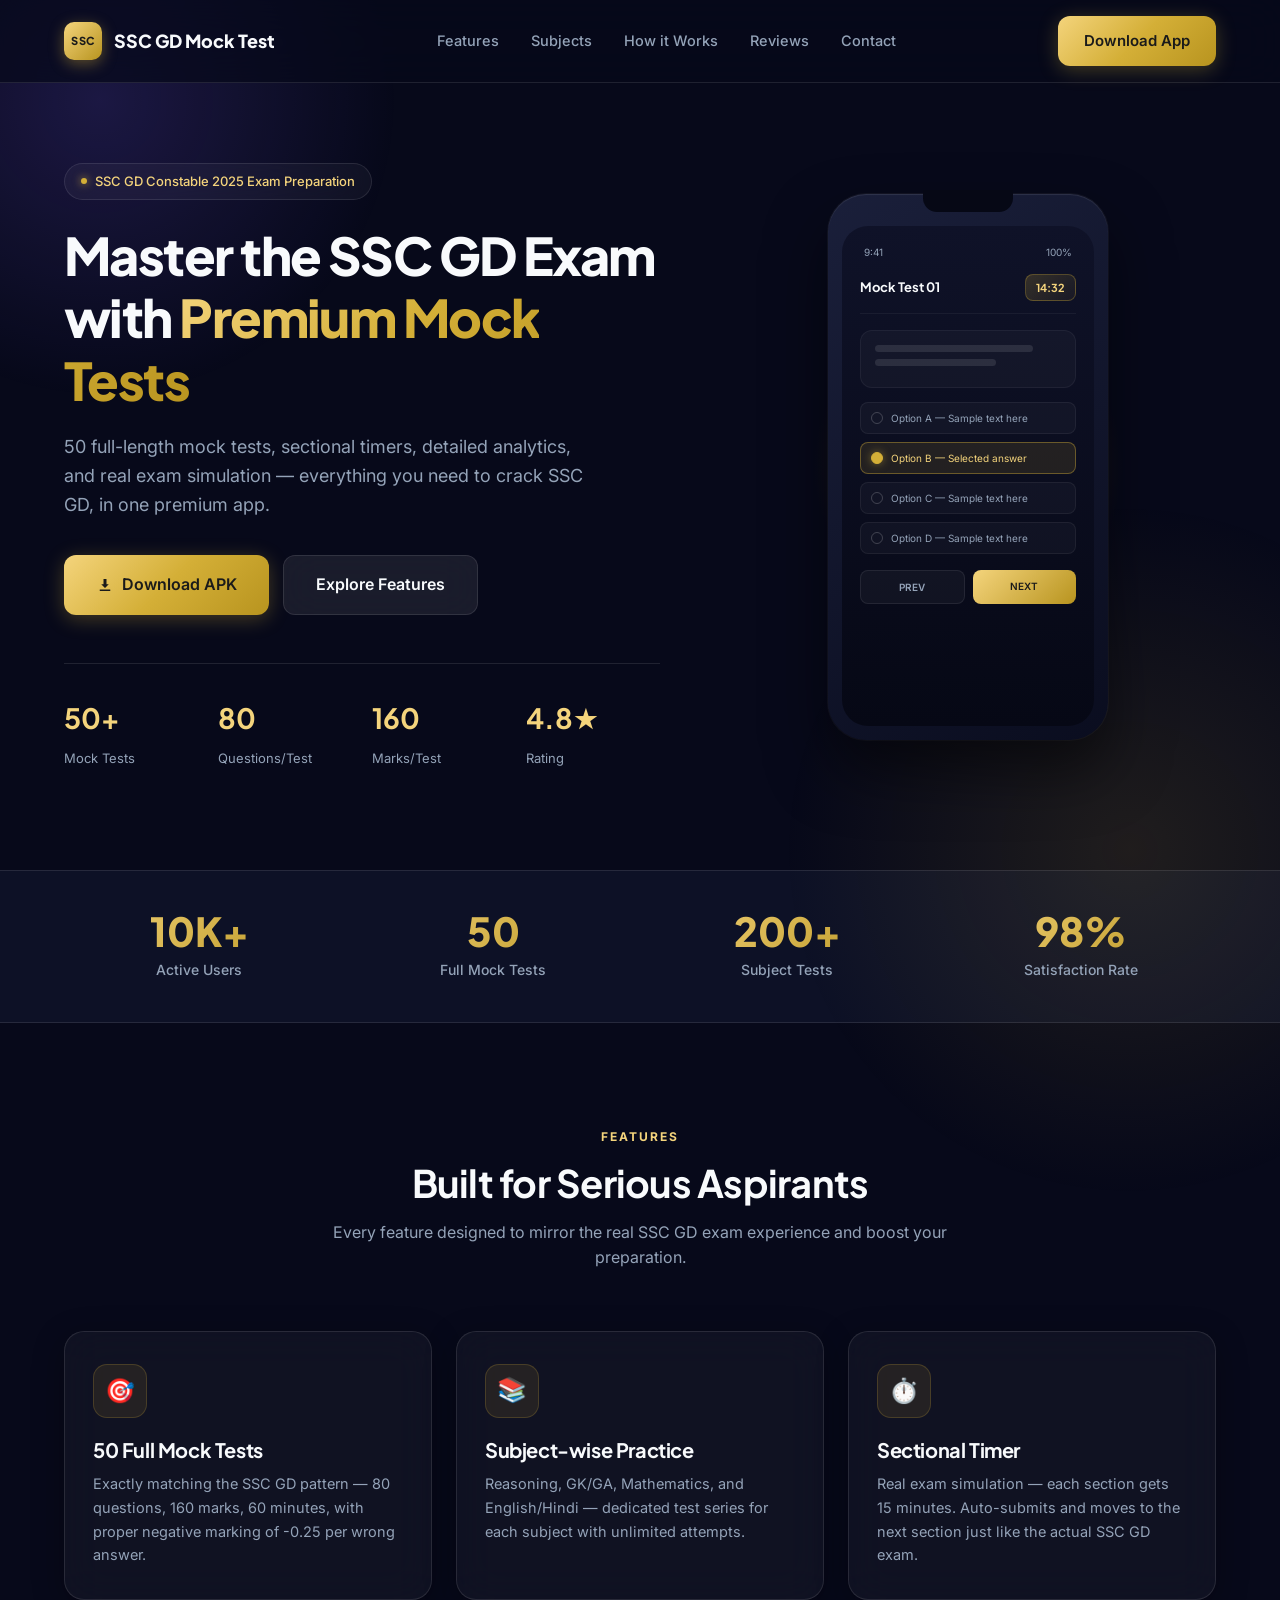
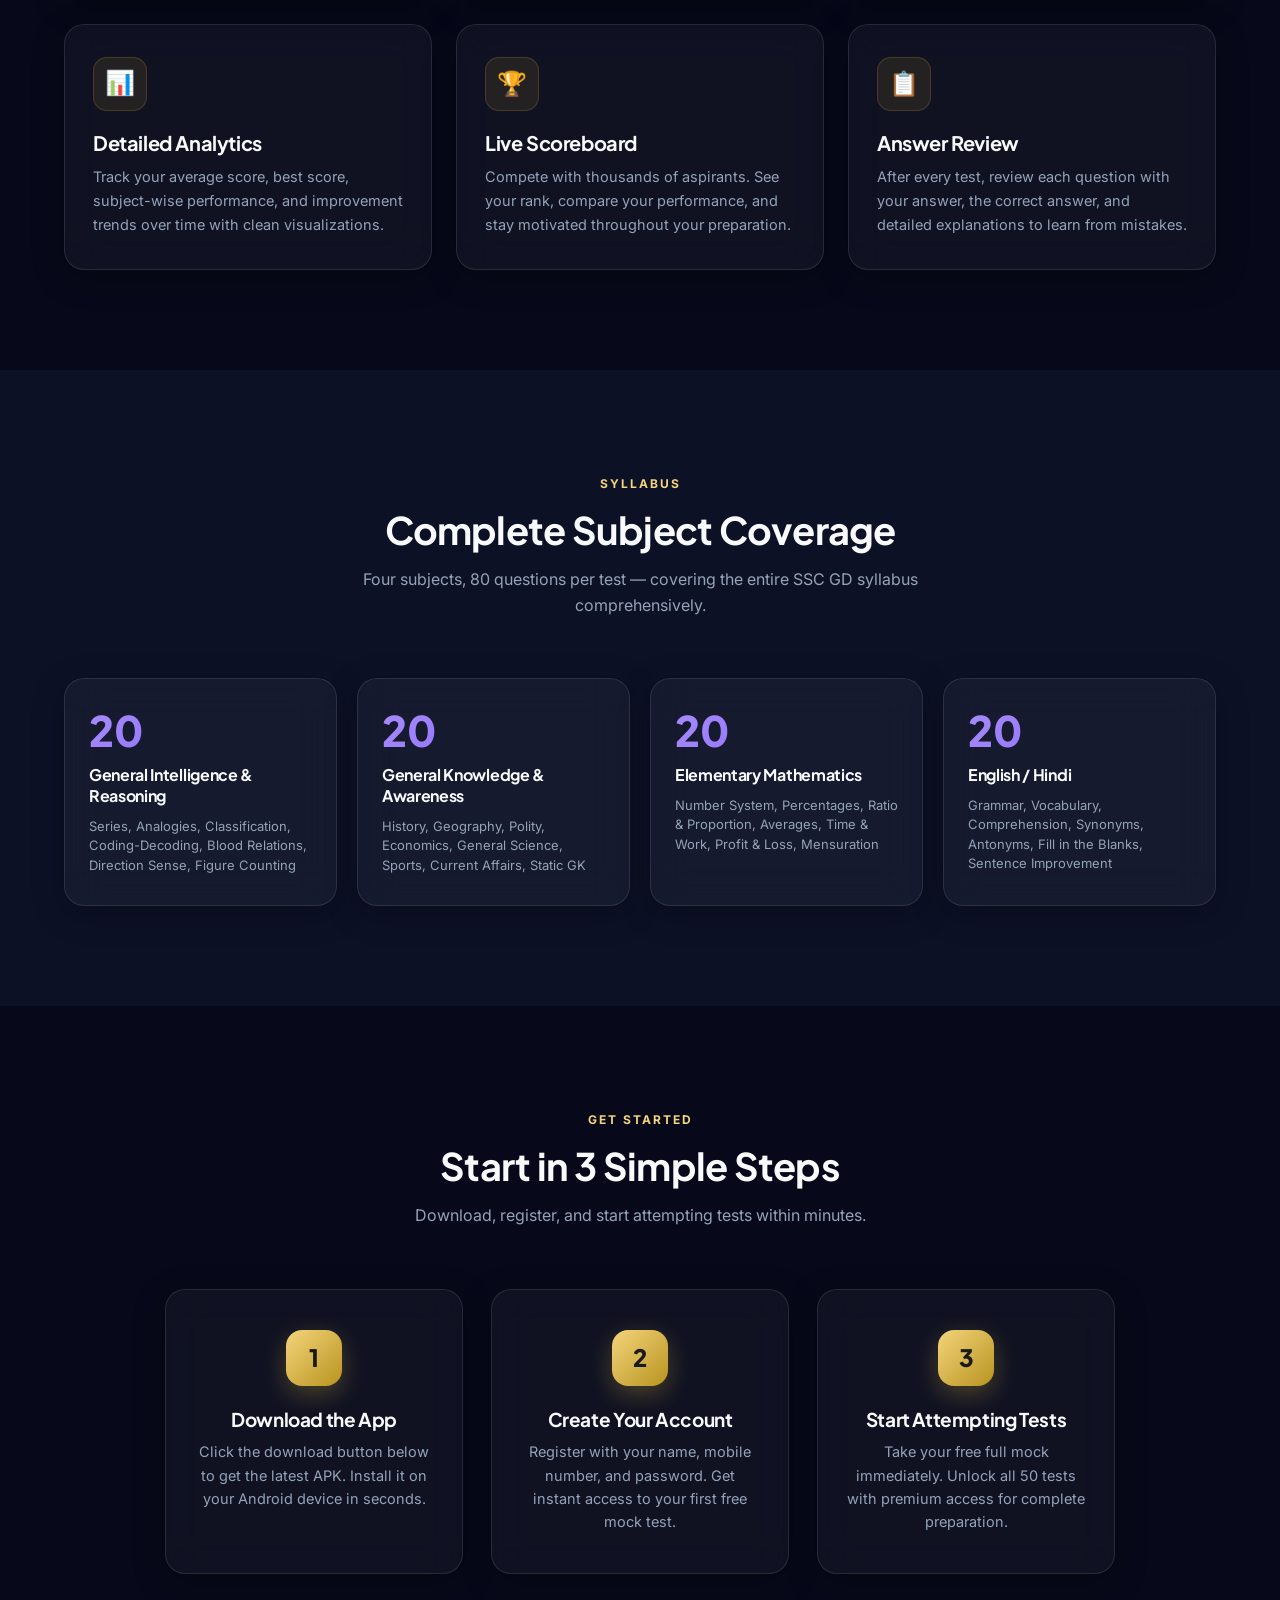
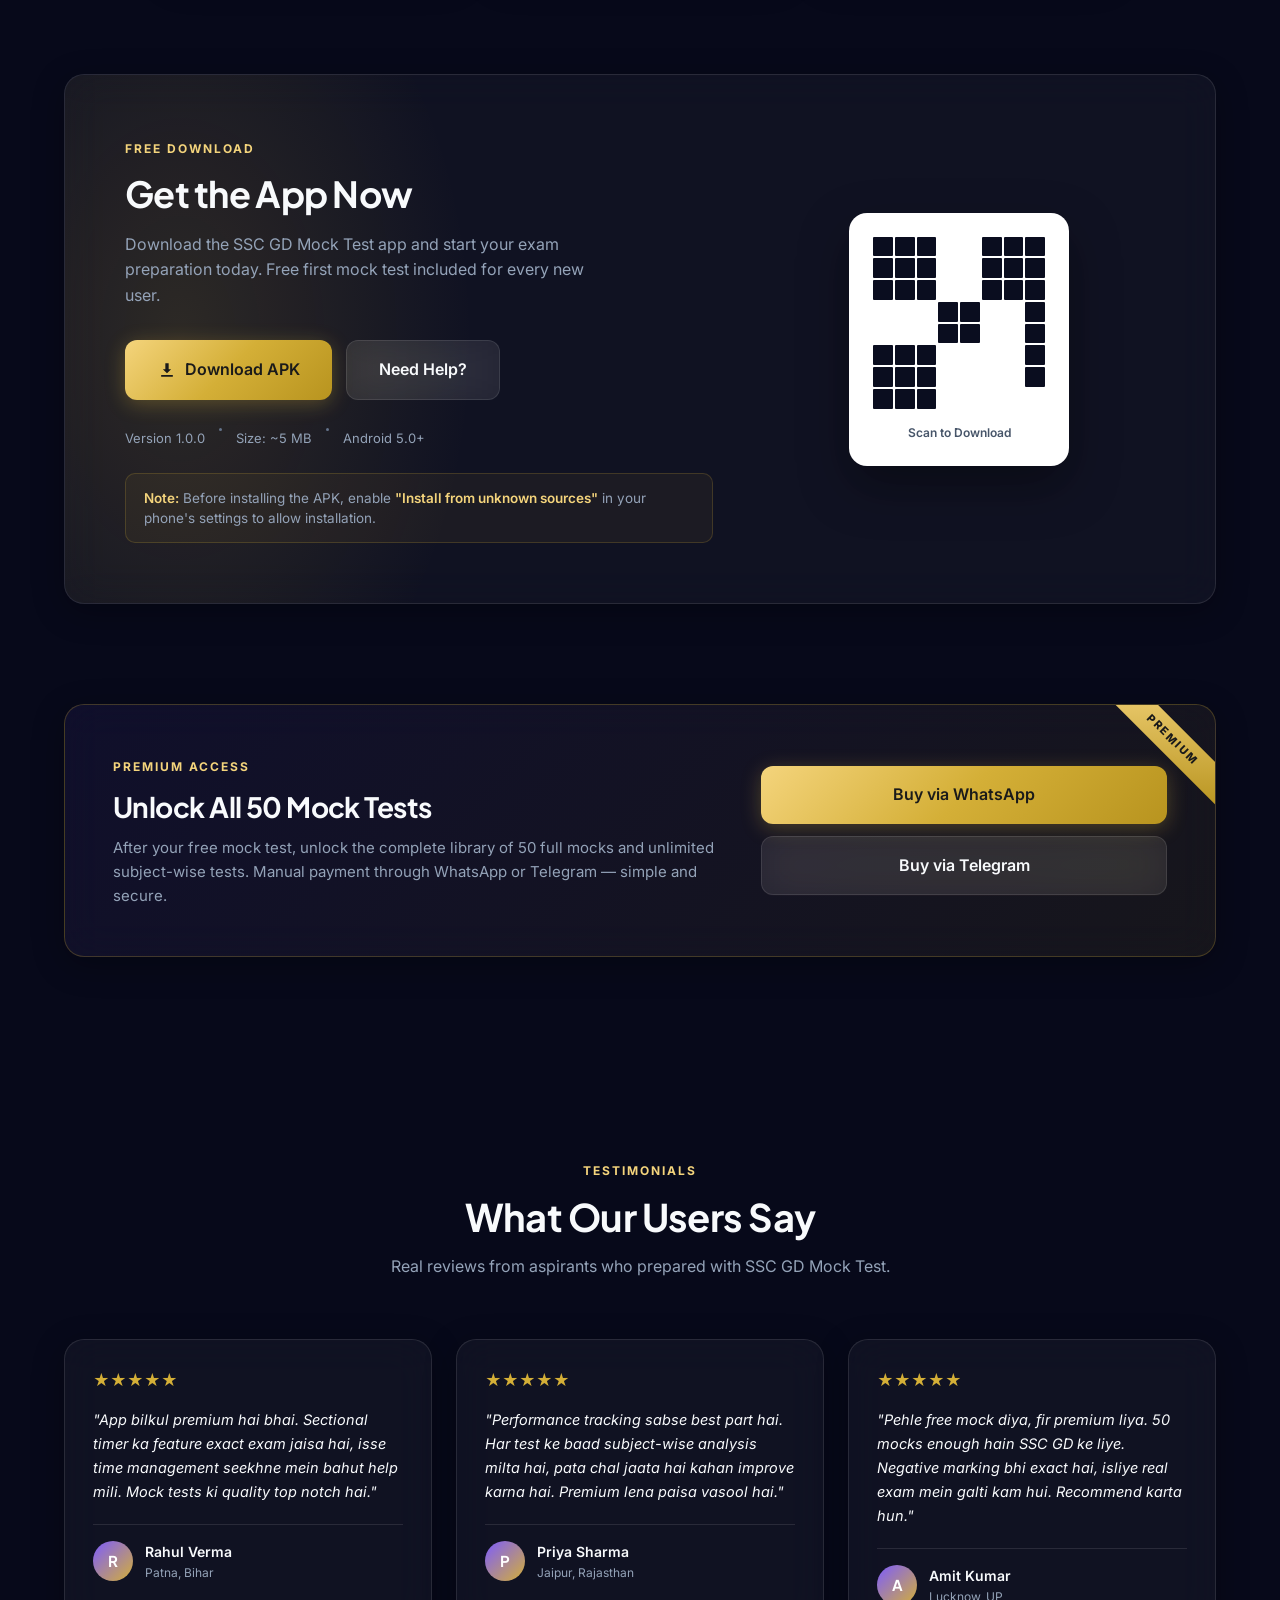
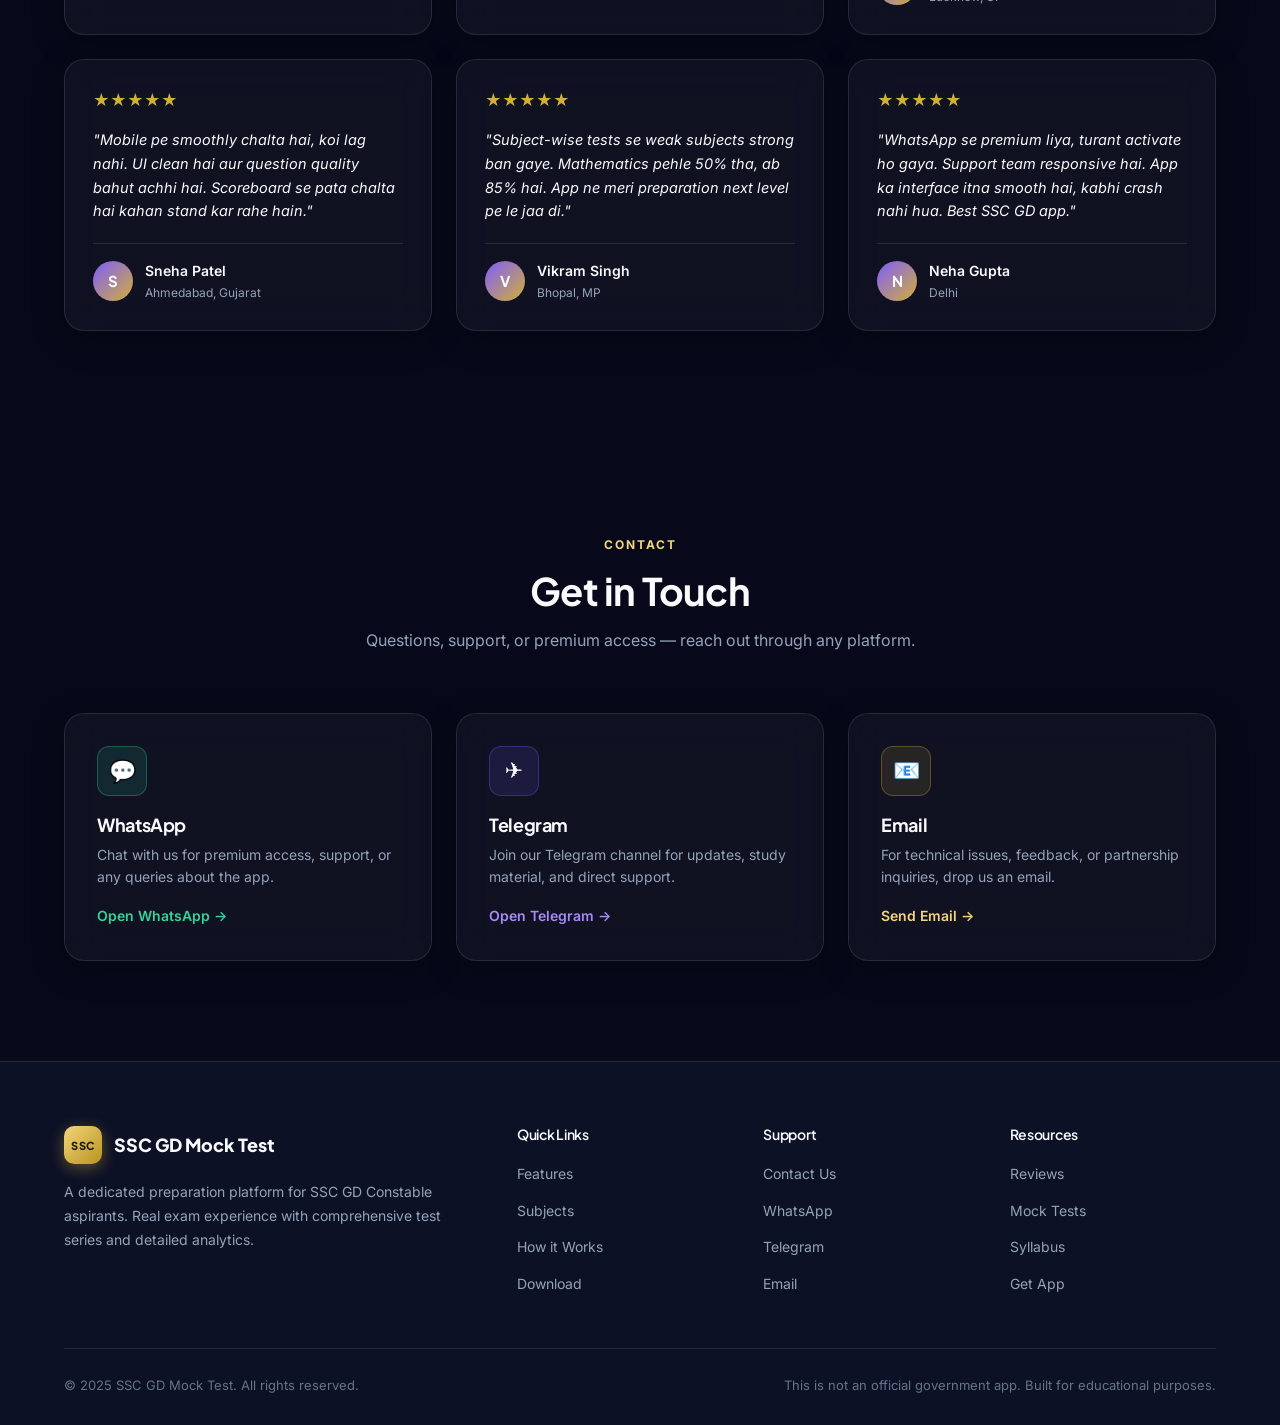
<file: index (1).html>
<!DOCTYPE html>
<html lang="en">
<head>
  <meta charset="UTF-8">
  <meta name="viewport" content="width=device-width, initial-scale=1.0">
  <title>SSC GD Mock Test — Premium Exam Preparation App</title>
  <meta name="description" content="SSC GD Constable exam preparation app with 50 full mock tests, sectional timers, and detailed performance analytics.">

  <!-- Fonts -->
  <link rel="preconnect" href="https://fonts.googleapis.com">
  <link rel="preconnect" href="https://fonts.gstatic.com" crossorigin>
  <link href="https://fonts.googleapis.com/css2?family=Plus+Jakarta+Sans:wght@400;500;600;700;800&family=Inter:wght@400;500;600&display=swap" rel="stylesheet">

  <style>
    /* ============ RESET & BASE ============ */
    *, *::before, *::after {
      margin: 0;
      padding: 0;
      box-sizing: border-box;
    }

    :root {
      /* Premium palette - deep midnight + gold accents */
      --bg-deep: #07091a;
      --bg-mid: #0d1126;
      --bg-elevated: #131734;
      --glass: rgba(255, 255, 255, 0.04);
      --glass-strong: rgba(255, 255, 255, 0.08);
      --glass-border: rgba(255, 255, 255, 0.1);
      --gold: #d4af37;
      --gold-light: #f4d47c;
      --gold-deep: #b8941f;
      --violet: #7c5cff;
      --violet-light: #a78bfa;
      --emerald: #34d399;
      --rose: #fb7185;
      --text: #f8fafc;
      --text-muted: #94a3b8;
      --text-dim: #64748b;
      --shadow-glow: 0 0 40px rgba(212, 175, 55, 0.15);
    }

    html {
      scroll-behavior: smooth;
      -webkit-font-smoothing: antialiased;
    }

    body {
      font-family: 'Inter', system-ui, sans-serif;
      background: var(--bg-deep);
      color: var(--text);
      line-height: 1.6;
      overflow-x: hidden;
      position: relative;
    }

    /* Ambient background gradients */
    body::before {
      content: '';
      position: fixed;
      top: -200px;
      left: -200px;
      width: 600px;
      height: 600px;
      background: radial-gradient(circle, rgba(124, 92, 255, 0.18) 0%, transparent 70%);
      pointer-events: none;
      z-index: 0;
    }

    body::after {
      content: '';
      position: fixed;
      bottom: -300px;
      right: -200px;
      width: 700px;
      height: 700px;
      background: radial-gradient(circle, rgba(212, 175, 55, 0.12) 0%, transparent 70%);
      pointer-events: none;
      z-index: 0;
    }

    .container {
      max-width: 1200px;
      margin: 0 auto;
      padding: 0 24px;
      position: relative;
      z-index: 1;
    }

    /* ============ TYPOGRAPHY ============ */
    h1, h2, h3, h4 {
      font-family: 'Plus Jakarta Sans', sans-serif;
      font-weight: 700;
      letter-spacing: -0.02em;
      line-height: 1.2;
    }

    .gradient-text {
      background: linear-gradient(135deg, var(--gold-light) 0%, var(--gold) 50%, var(--gold-deep) 100%);
      -webkit-background-clip: text;
      background-clip: text;
      -webkit-text-fill-color: transparent;
    }

    .gradient-violet {
      background: linear-gradient(135deg, var(--violet-light) 0%, var(--violet) 100%);
      -webkit-background-clip: text;
      background-clip: text;
      -webkit-text-fill-color: transparent;
    }

    /* ============ BUTTONS ============ */
    .btn {
      display: inline-flex;
      align-items: center;
      justify-content: center;
      gap: 8px;
      padding: 13px 26px;
      border-radius: 12px;
      border: none;
      cursor: pointer;
      font-weight: 600;
      font-size: 15px;
      font-family: inherit;
      text-decoration: none;
      transition: all 0.25s cubic-bezier(0.4, 0, 0.2, 1);
      position: relative;
      overflow: hidden;
    }

    .btn-gold {
      background: linear-gradient(135deg, var(--gold-light) 0%, var(--gold) 50%, var(--gold-deep) 100%);
      color: #1a1a1a;
      box-shadow: 0 4px 20px rgba(212, 175, 55, 0.3);
    }
    .btn-gold:hover {
      transform: translateY(-2px);
      box-shadow: 0 8px 30px rgba(212, 175, 55, 0.5);
    }

    .btn-glass {
      background: var(--glass-strong);
      color: var(--text);
      border: 1px solid var(--glass-border);
      backdrop-filter: blur(20px);
      -webkit-backdrop-filter: blur(20px);
    }
    .btn-glass:hover {
      background: rgba(255, 255, 255, 0.12);
      border-color: rgba(255, 255, 255, 0.2);
      transform: translateY(-2px);
    }

    .btn-lg {
      padding: 16px 32px;
      font-size: 16px;
    }

    /* ============ GLASS CARD ============ */
    .glass {
      background: var(--glass);
      backdrop-filter: blur(20px);
      -webkit-backdrop-filter: blur(20px);
      border: 1px solid var(--glass-border);
      border-radius: 20px;
      box-shadow: 0 8px 32px rgba(0, 0, 0, 0.3);
    }

    /* ============ NAVBAR ============ */
    .navbar {
      position: sticky;
      top: 0;
      z-index: 100;
      padding: 16px 0;
      background: rgba(7, 9, 26, 0.7);
      backdrop-filter: blur(20px);
      -webkit-backdrop-filter: blur(20px);
      border-bottom: 1px solid var(--glass-border);
    }

    .nav-inner {
      display: flex;
      align-items: center;
      justify-content: space-between;
    }

    .logo {
      display: flex;
      align-items: center;
      gap: 12px;
      font-family: 'Plus Jakarta Sans', sans-serif;
      font-weight: 800;
      font-size: 18px;
    }

    .logo-mark {
      width: 38px;
      height: 38px;
      background: linear-gradient(135deg, var(--gold-light), var(--gold-deep));
      border-radius: 10px;
      display: flex;
      align-items: center;
      justify-content: center;
      font-size: 11px;
      font-weight: 800;
      color: #1a1a1a;
      letter-spacing: 0.5px;
      box-shadow: 0 4px 15px rgba(212, 175, 55, 0.4);
    }

    .nav-links {
      display: flex;
      gap: 32px;
      align-items: center;
    }

    .nav-links a {
      color: var(--text-muted);
      text-decoration: none;
      font-weight: 500;
      font-size: 14.5px;
      transition: color 0.2s;
    }
    .nav-links a:hover { color: var(--gold-light); }

    /* ============ HERO ============ */
    .hero {
      padding: 80px 0 100px;
      position: relative;
    }

    .hero-grid {
      display: grid;
      grid-template-columns: 1.2fr 1fr;
      gap: 60px;
      align-items: center;
    }

    .pill {
      display: inline-flex;
      align-items: center;
      gap: 8px;
      padding: 7px 16px;
      background: var(--glass);
      backdrop-filter: blur(20px);
      -webkit-backdrop-filter: blur(20px);
      border: 1px solid var(--glass-border);
      border-radius: 100px;
      font-size: 13px;
      font-weight: 500;
      color: var(--gold-light);
      margin-bottom: 24px;
    }

    .pill-dot {
      width: 6px;
      height: 6px;
      border-radius: 50%;
      background: var(--gold);
      box-shadow: 0 0 8px var(--gold);
      animation: pulse 2s ease-in-out infinite;
    }

    @keyframes pulse {
      0%, 100% { opacity: 1; }
      50% { opacity: 0.4; }
    }

    .hero h1 {
      font-size: 52px;
      font-weight: 800;
      margin-bottom: 22px;
      letter-spacing: -0.03em;
    }

    .hero p.lead {
      font-size: 18px;
      color: var(--text-muted);
      margin-bottom: 36px;
      max-width: 540px;
    }

    .hero-cta {
      display: flex;
      gap: 14px;
      flex-wrap: wrap;
      margin-bottom: 48px;
    }

    .hero-stats {
      display: grid;
      grid-template-columns: repeat(4, 1fr);
      gap: 20px;
      padding-top: 32px;
      border-top: 1px solid var(--glass-border);
    }

    .hero-stats .stat strong {
      display: block;
      font-family: 'Plus Jakarta Sans', sans-serif;
      font-size: 28px;
      font-weight: 700;
      color: var(--gold-light);
      margin-bottom: 4px;
    }

    .hero-stats .stat span {
      font-size: 13px;
      color: var(--text-muted);
    }

    /* ============ PHONE MOCKUP ============ */
    .hero-visual {
      display: flex;
      justify-content: center;
      position: relative;
    }

    .hero-visual::before {
      content: '';
      position: absolute;
      width: 320px;
      height: 320px;
      background: radial-gradient(circle, rgba(212, 175, 55, 0.2) 0%, transparent 70%);
      top: 50%;
      left: 50%;
      transform: translate(-50%, -50%);
      z-index: -1;
    }

    .phone {
      width: 280px;
      background: linear-gradient(145deg, #1a1f3a, #0a0d1f);
      border-radius: 38px;
      padding: 14px;
      box-shadow: 0 30px 60px rgba(0, 0, 0, 0.5),
                  0 0 0 1px rgba(255, 255, 255, 0.05),
                  inset 0 1px 1px rgba(255, 255, 255, 0.1);
      position: relative;
    }

    .phone-screen {
      background: linear-gradient(180deg, #0f1228 0%, #060815 100%);
      border-radius: 26px;
      overflow: hidden;
      min-height: 500px;
      padding: 18px;
    }

    .phone-notch {
      width: 90px;
      height: 22px;
      background: #060815;
      border-radius: 0 0 14px 14px;
      margin: -18px auto 14px;
      position: relative;
      z-index: 2;
    }

    .phone-status {
      display: flex;
      justify-content: space-between;
      font-size: 10px;
      color: var(--text-muted);
      margin-bottom: 14px;
      padding: 0 4px;
    }

    .phone-header {
      display: flex;
      justify-content: space-between;
      align-items: center;
      margin-bottom: 16px;
      padding-bottom: 12px;
      border-bottom: 1px solid rgba(255, 255, 255, 0.05);
    }

    .phone-title {
      font-family: 'Plus Jakarta Sans', sans-serif;
      font-weight: 700;
      font-size: 13px;
      color: var(--text);
    }

    .phone-timer-pill {
      background: linear-gradient(135deg, rgba(212, 175, 55, 0.2), rgba(212, 175, 55, 0.05));
      border: 1px solid rgba(212, 175, 55, 0.3);
      color: var(--gold-light);
      padding: 4px 10px;
      border-radius: 8px;
      font-size: 11px;
      font-weight: 700;
      font-family: 'Plus Jakarta Sans', sans-serif;
    }

    .phone-q {
      background: rgba(255, 255, 255, 0.03);
      border: 1px solid rgba(255, 255, 255, 0.05);
      border-radius: 12px;
      padding: 14px;
      margin-bottom: 14px;
    }

    .phone-q-line {
      height: 7px;
      background: rgba(255, 255, 255, 0.1);
      border-radius: 4px;
      margin-bottom: 7px;
    }
    .phone-q-line.short { width: 65%; }
    .phone-q-line.medium { width: 85%; }

    .phone-opt {
      height: 32px;
      background: rgba(255, 255, 255, 0.03);
      border: 1px solid rgba(255, 255, 255, 0.06);
      border-radius: 8px;
      margin-bottom: 8px;
      padding: 0 10px;
      display: flex;
      align-items: center;
      font-size: 10px;
      color: var(--text-muted);
    }

    .phone-opt.active {
      background: rgba(212, 175, 55, 0.12);
      border-color: rgba(212, 175, 55, 0.4);
      color: var(--gold-light);
    }

    .phone-opt::before {
      content: '';
      width: 12px;
      height: 12px;
      border-radius: 50%;
      border: 1.5px solid rgba(255, 255, 255, 0.2);
      margin-right: 8px;
      flex-shrink: 0;
    }

    .phone-opt.active::before {
      border-color: var(--gold);
      background: var(--gold);
      box-shadow: 0 0 8px rgba(212, 175, 55, 0.5);
    }

    .phone-nav {
      display: flex;
      gap: 8px;
      margin-top: 16px;
    }

    .phone-nav-btn {
      flex: 1;
      padding: 8px;
      border-radius: 8px;
      font-size: 10px;
      font-weight: 600;
      text-align: center;
    }

    .phone-nav-btn.outline {
      background: rgba(255, 255, 255, 0.04);
      border: 1px solid rgba(255, 255, 255, 0.08);
      color: var(--text-muted);
    }

    .phone-nav-btn.gold {
      background: linear-gradient(135deg, var(--gold-light), var(--gold-deep));
      color: #1a1a1a;
    }

    /* ============ SECTION HEADER ============ */
    section {
      padding: 100px 0;
      position: relative;
    }

    .section-head {
      text-align: center;
      max-width: 680px;
      margin: 0 auto 60px;
    }

    .section-tag {
      display: inline-block;
      color: var(--gold-light);
      font-weight: 700;
      font-size: 12px;
      letter-spacing: 2px;
      text-transform: uppercase;
      margin-bottom: 14px;
    }

    .section-head h2 {
      font-size: 38px;
      margin-bottom: 14px;
    }

    .section-head p {
      font-size: 16px;
      color: var(--text-muted);
    }

    /* ============ STATS BAR ============ */
    .stats-bar {
      padding: 40px 0;
      background: var(--bg-mid);
      border-top: 1px solid var(--glass-border);
      border-bottom: 1px solid var(--glass-border);
    }

    .stats-bar .grid {
      display: grid;
      grid-template-columns: repeat(4, 1fr);
      gap: 24px;
    }

    .stat-item {
      text-align: center;
    }

    .stat-item .num {
      font-family: 'Plus Jakarta Sans', sans-serif;
      font-size: 40px;
      font-weight: 800;
      background: linear-gradient(135deg, var(--gold-light), var(--gold-deep));
      -webkit-background-clip: text;
      background-clip: text;
      -webkit-text-fill-color: transparent;
      line-height: 1;
      margin-bottom: 8px;
    }

    .stat-item .label {
      color: var(--text-muted);
      font-size: 14px;
      font-weight: 500;
    }

    /* ============ FEATURES ============ */
    .features-grid {
      display: grid;
      grid-template-columns: repeat(3, 1fr);
      gap: 24px;
    }

    .feature-card {
      padding: 32px 28px;
      transition: all 0.3s;
      position: relative;
      overflow: hidden;
    }

    .feature-card::before {
      content: '';
      position: absolute;
      top: 0;
      left: 0;
      right: 0;
      height: 1px;
      background: linear-gradient(90deg, transparent, rgba(212, 175, 55, 0.4), transparent);
      opacity: 0;
      transition: opacity 0.3s;
    }

    .feature-card:hover {
      transform: translateY(-6px);
      background: rgba(255, 255, 255, 0.06);
      border-color: rgba(212, 175, 55, 0.2);
    }

    .feature-card:hover::before { opacity: 1; }

    .feature-icon {
      width: 54px;
      height: 54px;
      border-radius: 14px;
      display: flex;
      align-items: center;
      justify-content: center;
      margin-bottom: 20px;
      font-size: 24px;
      background: rgba(212, 175, 55, 0.1);
      border: 1px solid rgba(212, 175, 55, 0.2);
    }

    .feature-card h3 {
      font-size: 20px;
      margin-bottom: 10px;
    }

    .feature-card p {
      font-size: 14.5px;
      color: var(--text-muted);
      line-height: 1.65;
    }

    /* ============ SUBJECTS ============ */
    .subjects {
      background: var(--bg-mid);
    }

    .subjects-grid {
      display: grid;
      grid-template-columns: repeat(4, 1fr);
      gap: 20px;
    }

    .subject-card {
      padding: 30px 24px;
      transition: all 0.3s;
      position: relative;
    }

    .subject-card:hover {
      transform: translateY(-4px);
      border-color: rgba(124, 92, 255, 0.3);
    }

    .subject-count {
      font-family: 'Plus Jakarta Sans', sans-serif;
      font-size: 42px;
      font-weight: 800;
      background: linear-gradient(135deg, var(--violet-light), var(--violet));
      -webkit-background-clip: text;
      background-clip: text;
      -webkit-text-fill-color: transparent;
      line-height: 1;
      margin-bottom: 14px;
    }

    .subject-card h3 {
      font-size: 16px;
      margin-bottom: 10px;
      line-height: 1.3;
    }

    .subject-card p {
      font-size: 13px;
      color: var(--text-muted);
      line-height: 1.5;
    }

    /* ============ HOW IT WORKS ============ */
    .steps {
      display: grid;
      grid-template-columns: repeat(3, 1fr);
      gap: 28px;
      max-width: 950px;
      margin: 0 auto;
    }

    .step-card {
      padding: 40px 28px;
      text-align: center;
      position: relative;
      transition: all 0.3s;
    }

    .step-card:hover {
      transform: translateY(-4px);
      background: rgba(255, 255, 255, 0.06);
    }

    .step-num {
      width: 56px;
      height: 56px;
      background: linear-gradient(135deg, var(--gold-light), var(--gold-deep));
      border-radius: 16px;
      display: flex;
      align-items: center;
      justify-content: center;
      font-family: 'Plus Jakarta Sans', sans-serif;
      font-size: 24px;
      font-weight: 800;
      color: #1a1a1a;
      margin: 0 auto 22px;
      box-shadow: 0 8px 24px rgba(212, 175, 55, 0.3);
    }

    .step-card h3 {
      font-size: 19px;
      margin-bottom: 10px;
    }

    .step-card p {
      font-size: 14.5px;
      color: var(--text-muted);
    }

    /* ============ DOWNLOAD ============ */
    .download-card {
      padding: 60px;
      display: grid;
      grid-template-columns: 1.5fr 1fr;
      gap: 50px;
      align-items: center;
      position: relative;
      overflow: hidden;
    }

    .download-card::before {
      content: '';
      position: absolute;
      top: -50%;
      left: -20%;
      width: 60%;
      height: 200%;
      background: radial-gradient(ellipse, rgba(212, 175, 55, 0.15) 0%, transparent 60%);
      pointer-events: none;
    }

    .download-content {
      position: relative;
      z-index: 1;
    }

    .download-content h2 {
      font-size: 36px;
      margin-bottom: 16px;
    }

    .download-content p {
      font-size: 16px;
      color: var(--text-muted);
      margin-bottom: 32px;
      max-width: 480px;
    }

    .download-buttons {
      display: flex;
      gap: 14px;
      flex-wrap: wrap;
      margin-bottom: 28px;
    }

    .download-meta {
      display: flex;
      gap: 14px;
      flex-wrap: wrap;
      font-size: 13px;
      color: var(--text-muted);
      margin-bottom: 24px;
    }

    .download-meta span {
      display: flex;
      align-items: center;
      gap: 6px;
    }

    .download-meta .dot {
      width: 3px;
      height: 3px;
      background: var(--text-dim);
      border-radius: 50%;
    }

    .install-note {
      background: rgba(212, 175, 55, 0.06);
      border: 1px solid rgba(212, 175, 55, 0.2);
      padding: 14px 18px;
      border-radius: 10px;
      font-size: 13.5px;
      color: var(--text-muted);
      line-height: 1.5;
    }

    .install-note strong {
      color: var(--gold-light);
      font-weight: 600;
    }

    .download-visual {
      display: flex;
      justify-content: center;
      position: relative;
      z-index: 1;
    }

    .qr-box {
      background: white;
      padding: 24px;
      border-radius: 18px;
      text-align: center;
      width: 220px;
      box-shadow: 0 20px 50px rgba(0, 0, 0, 0.4);
    }

    .qr-grid {
      display: grid;
      grid-template-columns: repeat(8, 1fr);
      gap: 2px;
      margin-bottom: 14px;
    }

    .qr-grid div {
      background: #0a0d1f;
      aspect-ratio: 1;
      border-radius: 1px;
    }

    .qr-grid div.off { background: transparent; }

    .qr-box p {
      font-size: 12px;
      color: #475569;
      font-weight: 600;
      margin: 0;
    }

    /* ============ PREMIUM BANNER ============ */
    .premium-banner {
      padding: 0 0 100px;
    }

    .premium-card {
      padding: 48px;
      display: grid;
      grid-template-columns: 1.5fr 1fr;
      gap: 40px;
      align-items: center;
      background: linear-gradient(135deg, rgba(124, 92, 255, 0.08), rgba(212, 175, 55, 0.08));
      border: 1px solid rgba(212, 175, 55, 0.25);
      position: relative;
      overflow: hidden;
    }

    .premium-card::before {
      content: 'PREMIUM';
      position: absolute;
      top: 20px;
      right: -40px;
      transform: rotate(45deg);
      background: linear-gradient(135deg, var(--gold-light), var(--gold-deep));
      color: #1a1a1a;
      font-size: 11px;
      font-weight: 800;
      padding: 6px 50px;
      letter-spacing: 2px;
    }

    .premium-card h2 {
      font-size: 28px;
      margin-bottom: 12px;
    }

    .premium-card p {
      font-size: 15px;
      color: var(--text-muted);
    }

    .premium-actions {
      display: flex;
      flex-direction: column;
      gap: 12px;
    }

    /* ============ REVIEWS (Hinglish allowed here) ============ */
    .reviews-grid {
      display: grid;
      grid-template-columns: repeat(3, 1fr);
      gap: 24px;
    }

    .review-card {
      padding: 28px;
      transition: all 0.3s;
    }

    .review-card:hover {
      transform: translateY(-4px);
      background: rgba(255, 255, 255, 0.06);
    }

    .review-stars {
      display: flex;
      gap: 3px;
      margin-bottom: 14px;
      color: var(--gold);
      font-size: 16px;
    }

    .review-text {
      font-size: 14.5px;
      color: var(--text);
      line-height: 1.65;
      margin-bottom: 20px;
      font-style: italic;
    }

    .review-author {
      display: flex;
      align-items: center;
      gap: 12px;
      padding-top: 16px;
      border-top: 1px solid var(--glass-border);
    }

    .review-avatar {
      width: 40px;
      height: 40px;
      border-radius: 50%;
      background: linear-gradient(135deg, var(--violet), var(--gold));
      display: flex;
      align-items: center;
      justify-content: center;
      font-weight: 700;
      color: white;
      font-size: 15px;
      font-family: 'Plus Jakarta Sans', sans-serif;
    }

    .review-name {
      font-weight: 600;
      font-size: 14px;
      color: var(--text);
    }

    .review-location {
      font-size: 12px;
      color: var(--text-muted);
    }

    /* ============ CONTACT ============ */
    .contact-grid {
      display: grid;
      grid-template-columns: repeat(3, 1fr);
      gap: 24px;
    }

    .contact-card {
      padding: 32px;
      text-decoration: none;
      color: var(--text);
      transition: all 0.3s;
      display: block;
    }

    .contact-card:hover {
      transform: translateY(-4px);
      background: rgba(255, 255, 255, 0.06);
      border-color: rgba(212, 175, 55, 0.25);
    }

    .contact-icon {
      width: 50px;
      height: 50px;
      border-radius: 12px;
      display: flex;
      align-items: center;
      justify-content: center;
      font-size: 22px;
      margin-bottom: 18px;
    }

    .contact-icon.green { background: rgba(52, 211, 153, 0.12); border: 1px solid rgba(52, 211, 153, 0.3); }
    .contact-icon.blue { background: rgba(124, 92, 255, 0.12); border: 1px solid rgba(124, 92, 255, 0.3); }
    .contact-icon.gold { background: rgba(212, 175, 55, 0.12); border: 1px solid rgba(212, 175, 55, 0.3); }

    .contact-card h3 {
      font-size: 18px;
      margin-bottom: 8px;
    }

    .contact-card p {
      font-size: 14px;
      color: var(--text-muted);
      margin-bottom: 14px;
    }

    .contact-link {
      font-weight: 600;
      font-size: 14px;
    }

    .contact-card.green .contact-link { color: var(--emerald); }
    .contact-card.blue .contact-link { color: var(--violet-light); }
    .contact-card.gold .contact-link { color: var(--gold-light); }

    /* ============ FOOTER ============ */
    footer {
      background: var(--bg-mid);
      border-top: 1px solid var(--glass-border);
      padding: 64px 0 30px;
    }

    .footer-grid {
      display: grid;
      grid-template-columns: 2fr 1fr 1fr 1fr;
      gap: 40px;
      margin-bottom: 40px;
    }

    .footer-brand p {
      font-size: 14px;
      color: var(--text-muted);
      margin-top: 16px;
      max-width: 380px;
      line-height: 1.7;
    }

    .footer-col h4 {
      color: var(--text);
      font-size: 14px;
      font-weight: 600;
      margin-bottom: 18px;
      font-family: 'Plus Jakarta Sans', sans-serif;
    }

    .footer-col ul {
      list-style: none;
    }

    .footer-col li {
      margin-bottom: 11px;
    }

    .footer-col a {
      color: var(--text-muted);
      text-decoration: none;
      font-size: 14px;
      transition: color 0.2s;
    }

    .footer-col a:hover { color: var(--gold-light); }

    .footer-bottom {
      border-top: 1px solid var(--glass-border);
      padding-top: 26px;
      display: flex;
      justify-content: space-between;
      align-items: center;
      flex-wrap: wrap;
      gap: 10px;
      font-size: 13px;
      color: var(--text-dim);
    }

    /* ============ SCROLL REVEAL ============ */
    .reveal {
      opacity: 0;
      transform: translateY(30px);
      transition: opacity 0.7s ease, transform 0.7s ease;
    }

    .reveal.visible {
      opacity: 1;
      transform: translateY(0);
    }

    /* ============ RESPONSIVE ============ */
    @media (max-width: 980px) {
      .hero-grid,
      .download-card,
      .premium-card {
        grid-template-columns: 1fr;
        gap: 40px;
        text-align: center;
      }

      .hero h1 { font-size: 38px; }

      .hero p.lead,
      .download-content p {
        margin-left: auto;
        margin-right: auto;
      }

      .hero-cta,
      .download-buttons,
      .premium-actions {
        justify-content: center;
      }

      .hero-stats {
        grid-template-columns: repeat(2, 1fr);
        text-align: center;
      }

      .features-grid,
      .steps,
      .contact-grid,
      .reviews-grid {
        grid-template-columns: repeat(2, 1fr);
      }

      .subjects-grid {
        grid-template-columns: repeat(2, 1fr);
      }

      .footer-grid {
        grid-template-columns: 1fr 1fr;
      }

      .stats-bar .grid {
        grid-template-columns: repeat(2, 1fr);
        gap: 32px;
      }
    }

    @media (max-width: 640px) {
      .nav-links { display: none; }
      .container { padding: 0 18px; }

      .hero { padding: 50px 0 60px; }
      section { padding: 60px 0; }
      .hero h1 { font-size: 30px; }
      .section-head h2,
      .download-content h2,
      .premium-card h2 { font-size: 24px; }

      .features-grid,
      .subjects-grid,
      .steps,
      .contact-grid,
      .reviews-grid {
        grid-template-columns: 1fr;
      }

      .stats-bar .grid {
        grid-template-columns: 1fr 1fr;
        gap: 28px;
      }

      .download-card,
      .premium-card {
        padding: 36px 24px;
      }

      .btn-lg {
        width: 100%;
      }

      .hero-cta,
      .download-buttons {
        flex-direction: column;
      }

      .phone { width: 240px; }

      .footer-grid {
        grid-template-columns: 1fr;
        gap: 30px;
      }

      .footer-bottom {
        flex-direction: column;
        text-align: center;
      }
    }
  </style>
</head>
<body>

  <!-- ===== Navbar ===== -->
  <nav class="navbar">
    <div class="container nav-inner">
      <div class="logo">
        <div class="logo-mark">SSC</div>
        <span>SSC GD Mock Test</span>
      </div>
      <div class="nav-links">
        <a href="#features">Features</a>
        <a href="#subjects">Subjects</a>
        <a href="#how">How it Works</a>
        <a href="#reviews">Reviews</a>
        <a href="#contact">Contact</a>
      </div>
      <a href="#download" class="btn btn-gold">Download App</a>
    </div>
  </nav>

  <!-- ===== Hero ===== -->
  <section class="hero">
    <div class="container hero-grid">
      <div class="hero-text">
        <div class="pill">
          <span class="pill-dot"></span>
          SSC GD Constable 2025 Exam Preparation
        </div>
        <h1>Master the SSC GD Exam with <span class="gradient-text">Premium Mock Tests</span></h1>
        <p class="lead">50 full-length mock tests, sectional timers, detailed analytics, and real exam simulation — everything you need to crack SSC GD, in one premium app.</p>

        <div class="hero-cta">
          <a href="#download" class="btn btn-gold btn-lg">
            <svg width="18" height="18" viewBox="0 0 24 24" fill="currentColor"><path d="M12 16l-5-5h3V4h4v7h3l-5 5zm-7 4v-2h14v2H5z"/></svg>
            Download APK
          </a>
          <a href="#features" class="btn btn-glass btn-lg">Explore Features</a>
        </div>

        <div class="hero-stats">
          <div class="stat">
            <strong>50+</strong>
            <span>Mock Tests</span>
          </div>
          <div class="stat">
            <strong>80</strong>
            <span>Questions/Test</span>
          </div>
          <div class="stat">
            <strong>160</strong>
            <span>Marks/Test</span>
          </div>
          <div class="stat">
            <strong>4.8★</strong>
            <span>Rating</span>
          </div>
        </div>
      </div>

      <div class="hero-visual">
        <div class="phone">
          <div class="phone-notch"></div>
          <div class="phone-screen">
            <div class="phone-status">
              <span>9:41</span>
              <span>100%</span>
            </div>
            <div class="phone-header">
              <div class="phone-title">Mock Test 01</div>
              <div class="phone-timer-pill">14:32</div>
            </div>
            <div class="phone-q">
              <div class="phone-q-line medium"></div>
              <div class="phone-q-line short"></div>
            </div>
            <div class="phone-opt">Option A — Sample text here</div>
            <div class="phone-opt active">Option B — Selected answer</div>
            <div class="phone-opt">Option C — Sample text here</div>
            <div class="phone-opt">Option D — Sample text here</div>
            <div class="phone-nav">
              <div class="phone-nav-btn outline">PREV</div>
              <div class="phone-nav-btn gold">NEXT</div>
            </div>
          </div>
        </div>
      </div>
    </div>
  </section>

  <!-- ===== Stats Bar ===== -->
  <div class="stats-bar">
    <div class="container">
      <div class="grid">
        <div class="stat-item">
          <div class="num">10K+</div>
          <div class="label">Active Users</div>
        </div>
        <div class="stat-item">
          <div class="num">50</div>
          <div class="label">Full Mock Tests</div>
        </div>
        <div class="stat-item">
          <div class="num">200+</div>
          <div class="label">Subject Tests</div>
        </div>
        <div class="stat-item">
          <div class="num">98%</div>
          <div class="label">Satisfaction Rate</div>
        </div>
      </div>
    </div>
  </div>

  <!-- ===== Features ===== -->
  <section id="features">
    <div class="container">
      <div class="section-head reveal">
        <span class="section-tag">FEATURES</span>
        <h2>Built for Serious Aspirants</h2>
        <p>Every feature designed to mirror the real SSC GD exam experience and boost your preparation.</p>
      </div>

      <div class="features-grid">
        <div class="feature-card glass reveal">
          <div class="feature-icon">🎯</div>
          <h3>50 Full Mock Tests</h3>
          <p>Exactly matching the SSC GD pattern — 80 questions, 160 marks, 60 minutes, with proper negative marking of -0.25 per wrong answer.</p>
        </div>
        <div class="feature-card glass reveal">
          <div class="feature-icon">📚</div>
          <h3>Subject-wise Practice</h3>
          <p>Reasoning, GK/GA, Mathematics, and English/Hindi — dedicated test series for each subject with unlimited attempts.</p>
        </div>
        <div class="feature-card glass reveal">
          <div class="feature-icon">⏱️</div>
          <h3>Sectional Timer</h3>
          <p>Real exam simulation — each section gets 15 minutes. Auto-submits and moves to the next section just like the actual SSC GD exam.</p>
        </div>
        <div class="feature-card glass reveal">
          <div class="feature-icon">📊</div>
          <h3>Detailed Analytics</h3>
          <p>Track your average score, best score, subject-wise performance, and improvement trends over time with clean visualizations.</p>
        </div>
        <div class="feature-card glass reveal">
          <div class="feature-icon">🏆</div>
          <h3>Live Scoreboard</h3>
          <p>Compete with thousands of aspirants. See your rank, compare your performance, and stay motivated throughout your preparation.</p>
        </div>
        <div class="feature-card glass reveal">
          <div class="feature-icon">📋</div>
          <h3>Answer Review</h3>
          <p>After every test, review each question with your answer, the correct answer, and detailed explanations to learn from mistakes.</p>
        </div>
      </div>
    </div>
  </section>

  <!-- ===== Subjects ===== -->
  <section id="subjects" class="subjects">
    <div class="container">
      <div class="section-head reveal">
        <span class="section-tag">SYLLABUS</span>
        <h2>Complete Subject Coverage</h2>
        <p>Four subjects, 80 questions per test — covering the entire SSC GD syllabus comprehensively.</p>
      </div>

      <div class="subjects-grid">
        <div class="subject-card glass reveal">
          <div class="subject-count">20</div>
          <h3>General Intelligence & Reasoning</h3>
          <p>Series, Analogies, Classification, Coding-Decoding, Blood Relations, Direction Sense, Figure Counting</p>
        </div>
        <div class="subject-card glass reveal">
          <div class="subject-count">20</div>
          <h3>General Knowledge & Awareness</h3>
          <p>History, Geography, Polity, Economics, General Science, Sports, Current Affairs, Static GK</p>
        </div>
        <div class="subject-card glass reveal">
          <div class="subject-count">20</div>
          <h3>Elementary Mathematics</h3>
          <p>Number System, Percentages, Ratio & Proportion, Averages, Time & Work, Profit & Loss, Mensuration</p>
        </div>
        <div class="subject-card glass reveal">
          <div class="subject-count">20</div>
          <h3>English / Hindi</h3>
          <p>Grammar, Vocabulary, Comprehension, Synonyms, Antonyms, Fill in the Blanks, Sentence Improvement</p>
        </div>
      </div>
    </div>
  </section>

  <!-- ===== How It Works ===== -->
  <section id="how">
    <div class="container">
      <div class="section-head reveal">
        <span class="section-tag">GET STARTED</span>
        <h2>Start in 3 Simple Steps</h2>
        <p>Download, register, and start attempting tests within minutes.</p>
      </div>

      <div class="steps">
        <div class="step-card glass reveal">
          <div class="step-num">1</div>
          <h3>Download the App</h3>
          <p>Click the download button below to get the latest APK. Install it on your Android device in seconds.</p>
        </div>
        <div class="step-card glass reveal">
          <div class="step-num">2</div>
          <h3>Create Your Account</h3>
          <p>Register with your name, mobile number, and password. Get instant access to your first free mock test.</p>
        </div>
        <div class="step-card glass reveal">
          <div class="step-num">3</div>
          <h3>Start Attempting Tests</h3>
          <p>Take your free full mock immediately. Unlock all 50 tests with premium access for complete preparation.</p>
        </div>
      </div>
    </div>
  </section>

  <!-- ===== Download Section ===== -->
  <section id="download" style="padding-top: 0;">
    <div class="container">
      <div class="download-card glass reveal">
        <div class="download-content">
          <span class="section-tag">FREE DOWNLOAD</span>
          <h2>Get the App Now</h2>
          <p>Download the SSC GD Mock Test app and start your exam preparation today. Free first mock test included for every new user.</p>

          <div class="download-buttons">
            <a href="https://github.com/YOUR-USERNAME/YOUR-REPO/releases/latest" class="btn btn-gold btn-lg" id="downloadBtn">
              <svg width="20" height="20" viewBox="0 0 24 24" fill="currentColor"><path d="M12 16l-5-5h3V4h4v7h3l-5 5zm-7 4v-2h14v2H5z"/></svg>
              Download APK
            </a>
            <a href="#contact" class="btn btn-glass btn-lg">Need Help?</a>
          </div>

          <div class="download-meta">
            <span>Version 1.0.0</span>
            <span class="dot"></span>
            <span>Size: ~5 MB</span>
            <span class="dot"></span>
            <span>Android 5.0+</span>
          </div>

          <div class="install-note">
            <strong>Note:</strong> Before installing the APK, enable <strong>"Install from unknown sources"</strong> in your phone's settings to allow installation.
          </div>
        </div>

        <div class="download-visual">
          <div class="qr-box">
            <div class="qr-grid" id="qrGrid"></div>
            <p>Scan to Download</p>
          </div>
        </div>
      </div>
    </div>
  </section>

  <!-- ===== Premium Banner ===== -->
  <section class="premium-banner" style="padding-top: 0;">
    <div class="container">
      <div class="premium-card glass reveal">
        <div>
          <span class="section-tag">PREMIUM ACCESS</span>
          <h2>Unlock All 50 Mock Tests</h2>
          <p>After your free mock test, unlock the complete library of 50 full mocks and unlimited subject-wise tests. Manual payment through WhatsApp or Telegram — simple and secure.</p>
        </div>
        <div class="premium-actions">
          <a href="#contact" class="btn btn-gold btn-lg">Buy via WhatsApp</a>
          <a href="#contact" class="btn btn-glass btn-lg">Buy via Telegram</a>
        </div>
      </div>
    </div>
  </section>

  <!-- ===== Reviews (Hinglish allowed here) ===== -->
  <section id="reviews">
    <div class="container">
      <div class="section-head reveal">
        <span class="section-tag">TESTIMONIALS</span>
        <h2>What Our Users Say</h2>
        <p>Real reviews from aspirants who prepared with SSC GD Mock Test.</p>
      </div>

      <div class="reviews-grid">
        <div class="review-card glass reveal">
          <div class="review-stars">★★★★★</div>
          <p class="review-text">"App bilkul premium hai bhai. Sectional timer ka feature exact exam jaisa hai, isse time management seekhne mein bahut help mili. Mock tests ki quality top notch hai."</p>
          <div class="review-author">
            <div class="review-avatar">R</div>
            <div>
              <div class="review-name">Rahul Verma</div>
              <div class="review-location">Patna, Bihar</div>
            </div>
          </div>
        </div>

        <div class="review-card glass reveal">
          <div class="review-stars">★★★★★</div>
          <p class="review-text">"Performance tracking sabse best part hai. Har test ke baad subject-wise analysis milta hai, pata chal jaata hai kahan improve karna hai. Premium lena paisa vasool hai."</p>
          <div class="review-author">
            <div class="review-avatar">P</div>
            <div>
              <div class="review-name">Priya Sharma</div>
              <div class="review-location">Jaipur, Rajasthan</div>
            </div>
          </div>
        </div>

        <div class="review-card glass reveal">
          <div class="review-stars">★★★★★</div>
          <p class="review-text">"Pehle free mock diya, fir premium liya. 50 mocks enough hain SSC GD ke liye. Negative marking bhi exact hai, isliye real exam mein galti kam hui. Recommend karta hun."</p>
          <div class="review-author">
            <div class="review-avatar">A</div>
            <div>
              <div class="review-name">Amit Kumar</div>
              <div class="review-location">Lucknow, UP</div>
            </div>
          </div>
        </div>

        <div class="review-card glass reveal">
          <div class="review-stars">★★★★★</div>
          <p class="review-text">"Mobile pe smoothly chalta hai, koi lag nahi. UI clean hai aur question quality bahut achhi hai. Scoreboard se pata chalta hai kahan stand kar rahe hain."</p>
          <div class="review-author">
            <div class="review-avatar">S</div>
            <div>
              <div class="review-name">Sneha Patel</div>
              <div class="review-location">Ahmedabad, Gujarat</div>
            </div>
          </div>
        </div>

        <div class="review-card glass reveal">
          <div class="review-stars">★★★★★</div>
          <p class="review-text">"Subject-wise tests se weak subjects strong ban gaye. Mathematics pehle 50% tha, ab 85% hai. App ne meri preparation next level pe le jaa di."</p>
          <div class="review-author">
            <div class="review-avatar">V</div>
            <div>
              <div class="review-name">Vikram Singh</div>
              <div class="review-location">Bhopal, MP</div>
            </div>
          </div>
        </div>

        <div class="review-card glass reveal">
          <div class="review-stars">★★★★★</div>
          <p class="review-text">"WhatsApp se premium liya, turant activate ho gaya. Support team responsive hai. App ka interface itna smooth hai, kabhi crash nahi hua. Best SSC GD app."</p>
          <div class="review-author">
            <div class="review-avatar">N</div>
            <div>
              <div class="review-name">Neha Gupta</div>
              <div class="review-location">Delhi</div>
            </div>
          </div>
        </div>
      </div>
    </div>
  </section>

  <!-- ===== Contact ===== -->
  <section id="contact">
    <div class="container">
      <div class="section-head reveal">
        <span class="section-tag">CONTACT</span>
        <h2>Get in Touch</h2>
        <p>Questions, support, or premium access — reach out through any platform.</p>
      </div>

      <div class="contact-grid">
        <a href="https://wa.me/919999999999" class="contact-card glass green reveal">
          <div class="contact-icon green">💬</div>
          <h3>WhatsApp</h3>
          <p>Chat with us for premium access, support, or any queries about the app.</p>
          <span class="contact-link">Open WhatsApp →</span>
        </a>
        <a href="https://t.me/yourusername" class="contact-card glass blue reveal">
          <div class="contact-icon blue">✈️</div>
          <h3>Telegram</h3>
          <p>Join our Telegram channel for updates, study material, and direct support.</p>
          <span class="contact-link">Open Telegram →</span>
        </a>
        <a href="mailto:support@example.com" class="contact-card glass gold reveal">
          <div class="contact-icon gold">📧</div>
          <h3>Email</h3>
          <p>For technical issues, feedback, or partnership inquiries, drop us an email.</p>
          <span class="contact-link">Send Email →</span>
        </a>
      </div>
    </div>
  </section>

  <!-- ===== Footer ===== -->
  <footer>
    <div class="container">
      <div class="footer-grid">
        <div class="footer-brand">
          <div class="logo">
            <div class="logo-mark">SSC</div>
            <span>SSC GD Mock Test</span>
          </div>
          <p>A dedicated preparation platform for SSC GD Constable aspirants. Real exam experience with comprehensive test series and detailed analytics.</p>
        </div>
        <div class="footer-col">
          <h4>Quick Links</h4>
          <ul>
            <li><a href="#features">Features</a></li>
            <li><a href="#subjects">Subjects</a></li>
            <li><a href="#how">How it Works</a></li>
            <li><a href="#download">Download</a></li>
          </ul>
        </div>
        <div class="footer-col">
          <h4>Support</h4>
          <ul>
            <li><a href="#contact">Contact Us</a></li>
            <li><a href="https://wa.me/919999999999">WhatsApp</a></li>
            <li><a href="https://t.me/yourusername">Telegram</a></li>
            <li><a href="mailto:support@example.com">Email</a></li>
          </ul>
        </div>
        <div class="footer-col">
          <h4>Resources</h4>
          <ul>
            <li><a href="#reviews">Reviews</a></li>
            <li><a href="#features">Mock Tests</a></li>
            <li><a href="#subjects">Syllabus</a></li>
            <li><a href="#download">Get App</a></li>
          </ul>
        </div>
      </div>
      <div class="footer-bottom">
        <p>© 2025 SSC GD Mock Test. All rights reserved.</p>
        <p>This is not an official government app. Built for educational purposes.</p>
      </div>
    </div>
  </footer>

  <script>
    // ============ QR Code Pattern Generator (decorative) ============
    (function generateQR() {
      const grid = document.getElementById('qrGrid');
      if (!grid) return;
      const size = 64; // 8x8
      // Fixed finder patterns (corners)
      const finders = new Set();
      // Top-left
      [0,1,2,8,9,10,16,17,18].forEach(i => finders.add(i));
      // Top-right
      [5,6,7,13,14,15,21,22,23].forEach(i => finders.add(i));
      // Bottom-left
      [40,41,42,48,49,50,56,57,58].forEach(i => finders.add(i));

      // Finder borders (off)
      const finderBorders = new Set([3,4,11,12,19,20,24,25,26,32,33,34,43,44,51,52,59,60,61,62,63]);

      for (let i = 0; i < size; i++) {
        const cell = document.createElement('div');
        if (finders.has(i)) {
          cell.className = ''; // dark
        } else if (finderBorders.has(i)) {
          cell.className = 'off';
        } else {
          // Pseudo-random pattern
          cell.className = (Math.sin(i * 17.3) > 0.1) ? '' : 'off';
        }
        grid.appendChild(cell);
      }
    })();

    // ============ Smooth Scroll ============
    document.querySelectorAll('a[href^="#"]').forEach(anchor => {
      anchor.addEventListener('click', function(e) {
        const targetId = this.getAttribute('href');
        if (targetId === '#') return;
        const target = document.querySelector(targetId);
        if (target) {
          e.preventDefault();
          target.scrollIntoView({ behavior: 'smooth', block: 'start' });
        }
      });
    });

    // ============ Download Button Check ============
    const downloadBtn = document.getElementById('downloadBtn');
    if (downloadBtn) {
      downloadBtn.addEventListener('click', function(e) {
        const href = this.getAttribute('href');
        if (href.includes('YOUR-USERNAME') || href.includes('YOUR-REPO')) {
          e.preventDefault();
          alert('Download link is not configured yet.\n\nPlease upload your APK to GitHub Releases and update the href in the download button.\n\nSearch for: id="downloadBtn"');
        }
      });
    }

    // ============ Scroll Reveal Animation ============
    const revealObserver = new IntersectionObserver(function(entries) {
      entries.forEach(entry => {
        if (entry.isIntersecting) {
          entry.target.classList.add('visible');
          revealObserver.unobserve(entry.target);
        }
      });
    }, {
      threshold: 0.12,
      rootMargin: '0px 0px -60px 0px'
    });

    document.querySelectorAll('.reveal').forEach(el => {
      revealObserver.observe(el);
    });

    // ============ Navbar Shadow on Scroll ============
    const navbar = document.querySelector('.navbar');
    window.addEventListener('scroll', function() {
      if (window.scrollY > 30) {
        navbar.style.background = 'rgba(7, 9, 26, 0.85)';
      } else {
        navbar.style.background = 'rgba(7, 9, 26, 0.7)';
      }
    });
  </script>

</body>
</html>
</file>
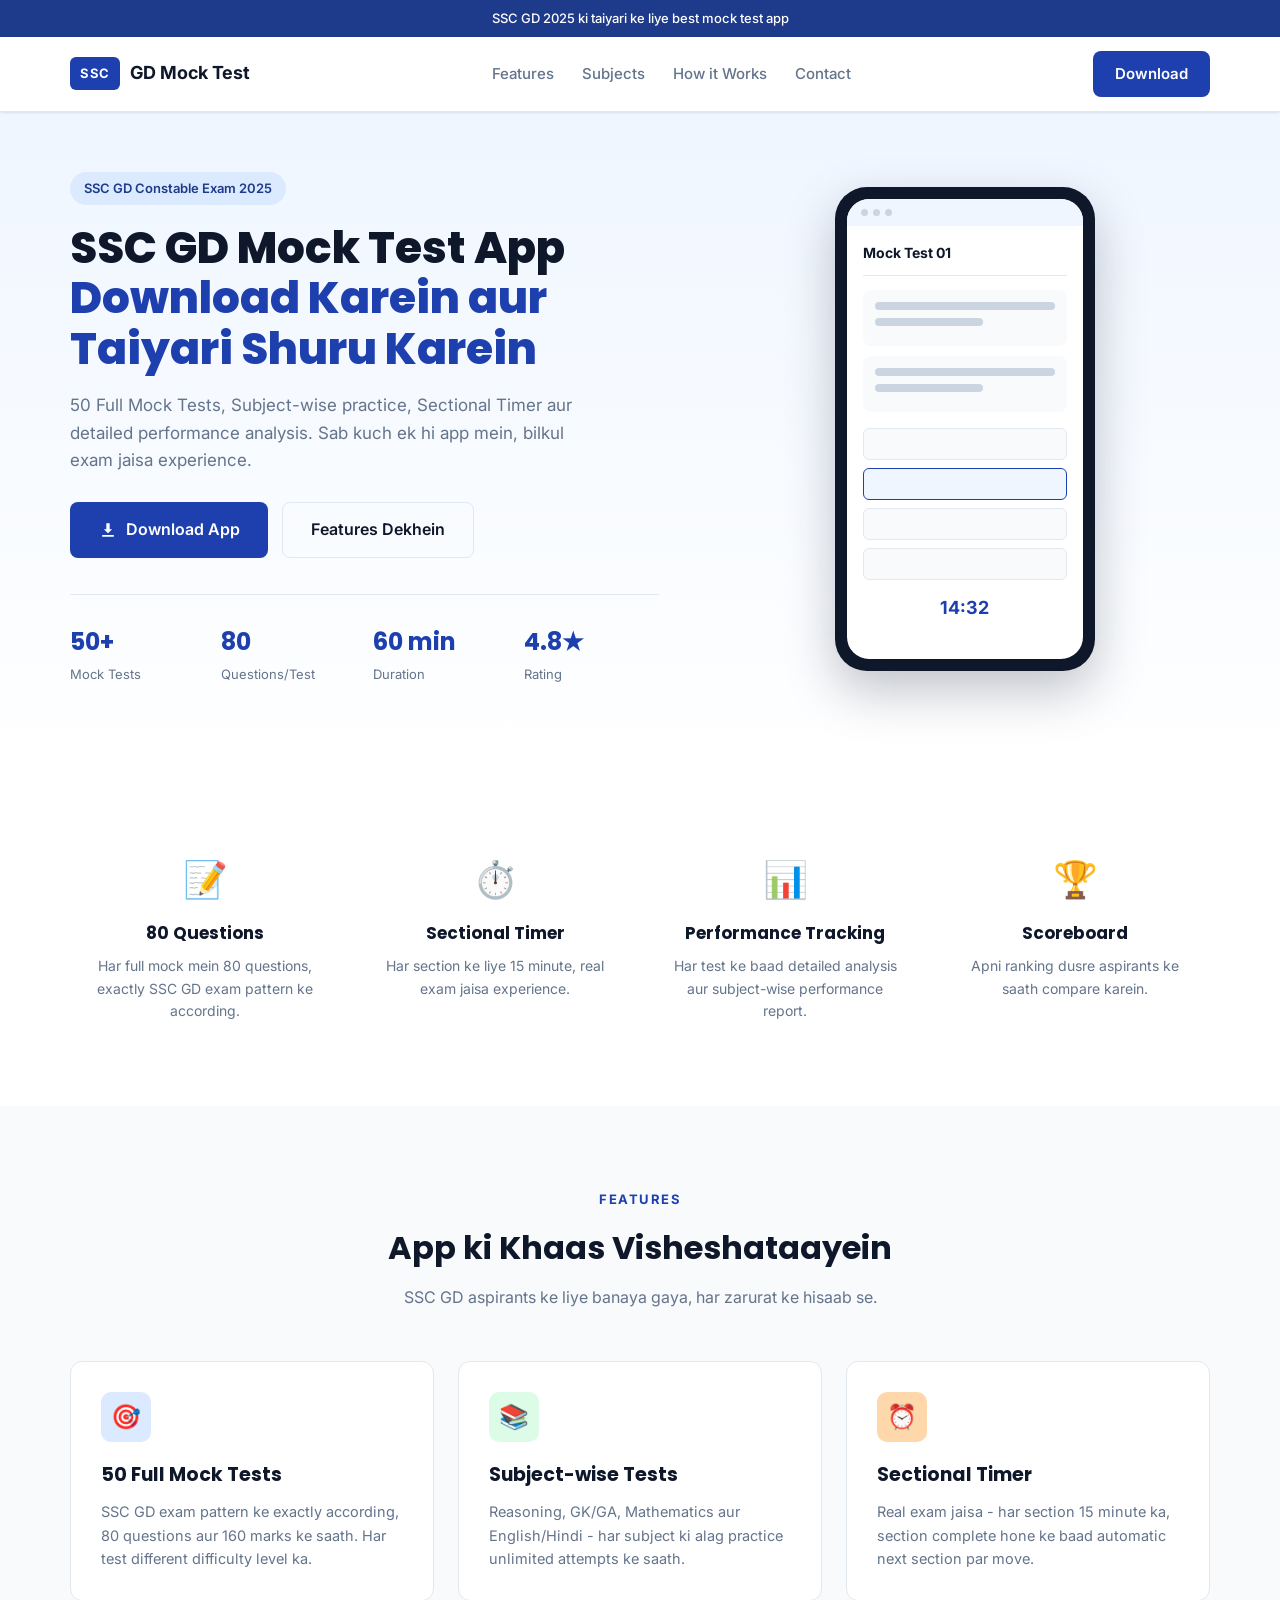
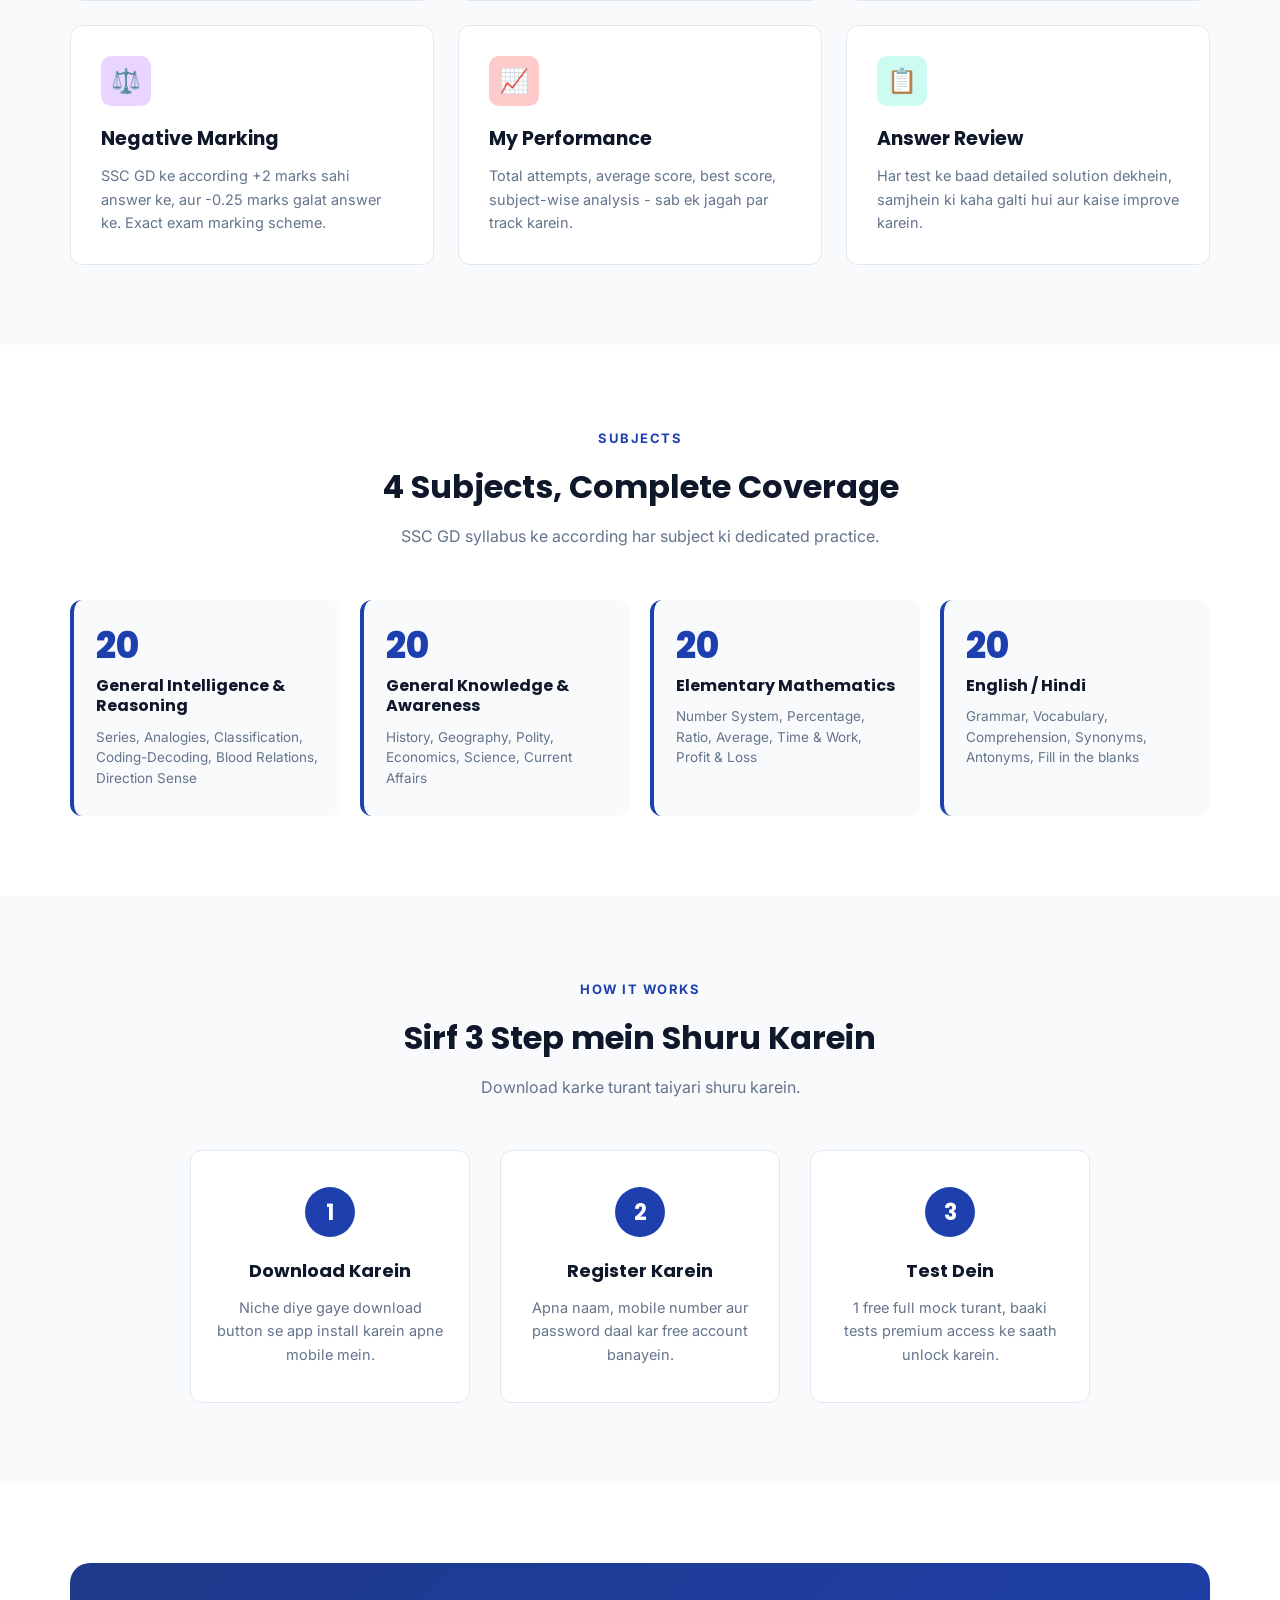
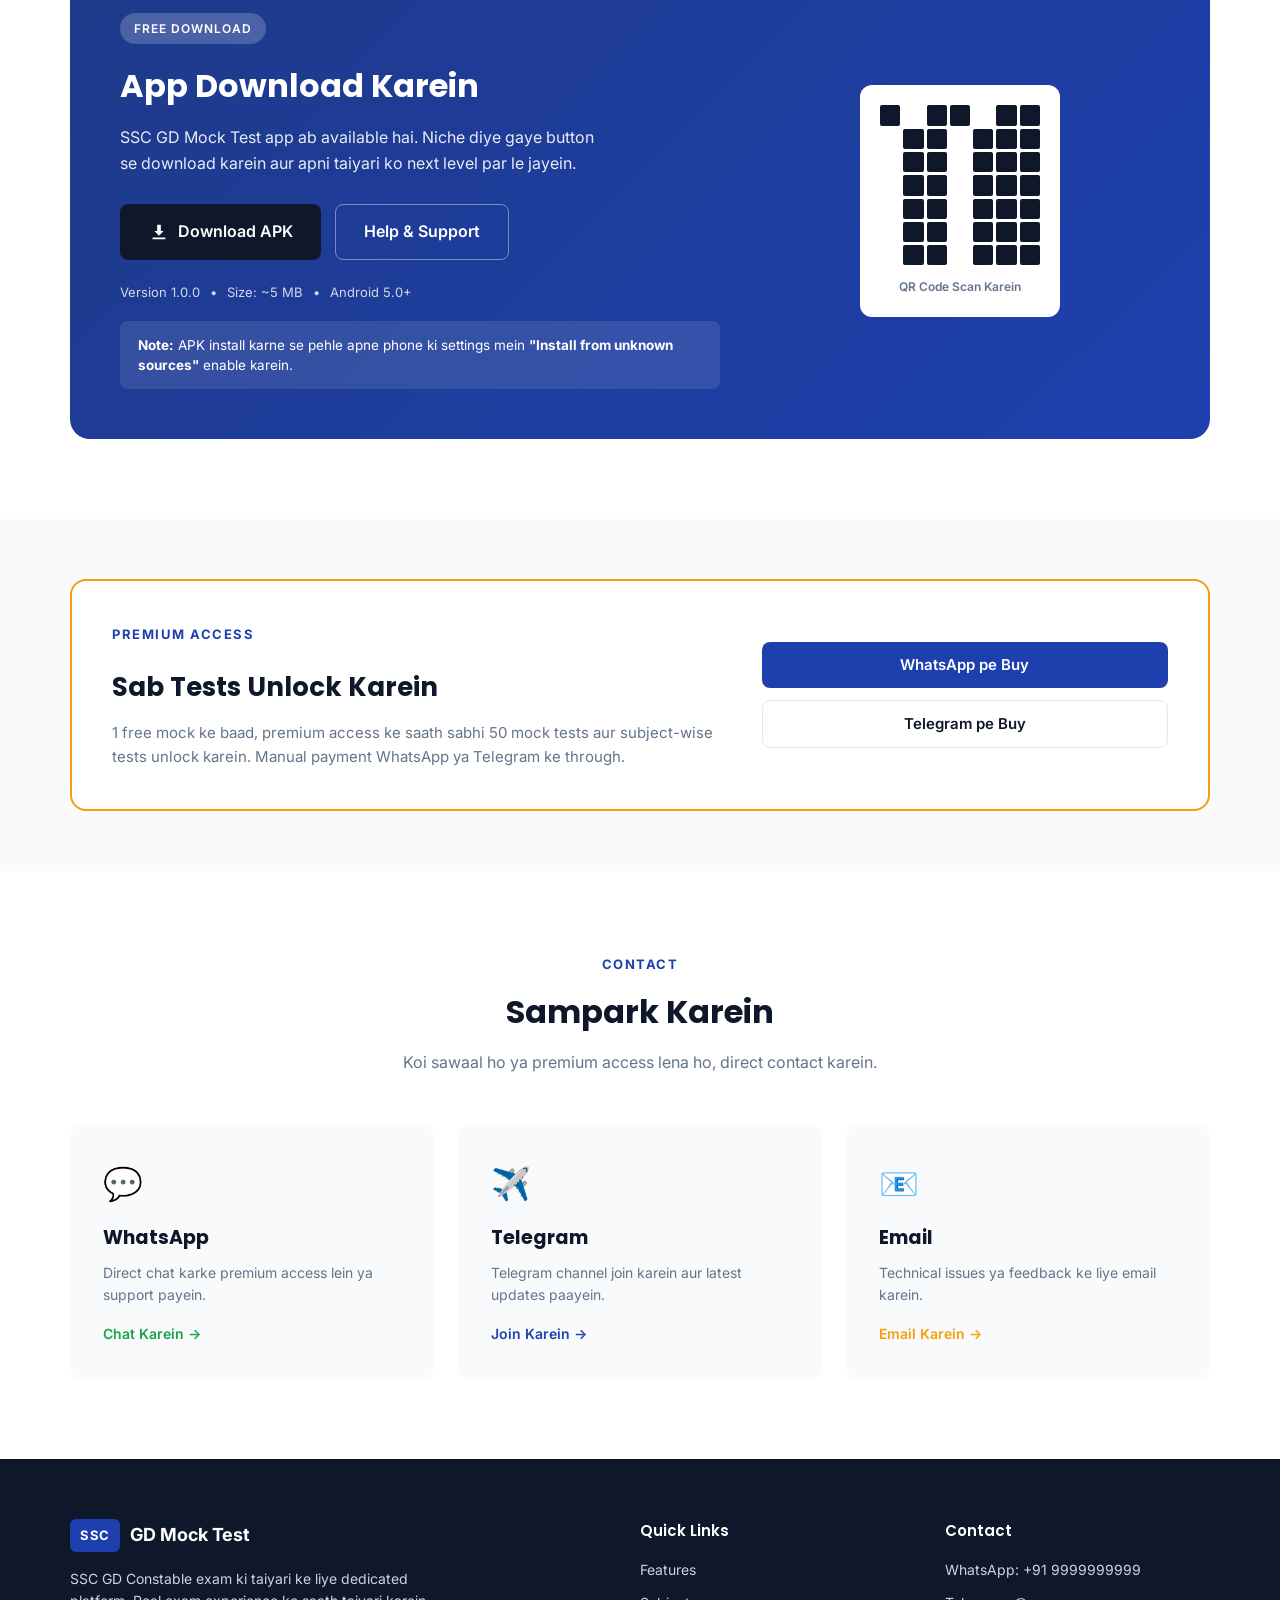
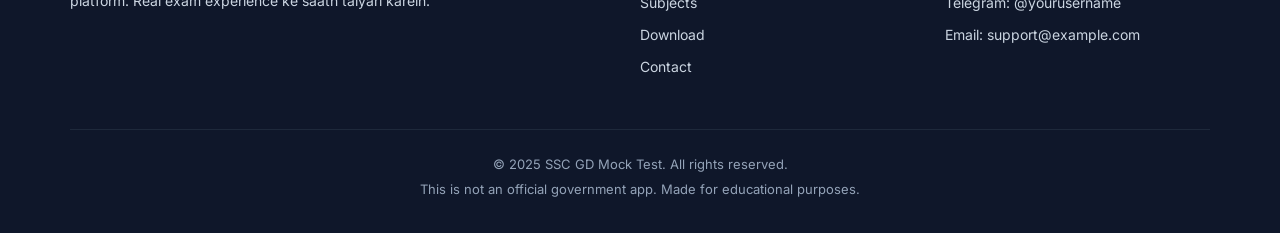
<file: index1.html>
<!DOCTYPE html>
<html lang="hi">
<head>
  <meta charset="UTF-8">
  <meta name="viewport" content="width=device-width, initial-scale=1.0">
  <title>SSC GD Mock Test - Download App</title>
  <meta name="description" content="SSC GD Mock Test App - 50 Full Mock Tests, Subject-wise Tests, Sectional Timer aur detailed performance tracking ke saath.">
  <link rel="preconnect" href="https://fonts.googleapis.com">
  <link rel="preconnect" href="https://fonts.gstatic.com" crossorigin>
  <link href="https://fonts.googleapis.com/css2?family=Poppins:wght@400;500;600;700;800&family=Inter:wght@400;500;600&display=swap" rel="stylesheet">
  <link rel="stylesheet" href="style.css">
</head>
<body>

  <!-- ===== Top Bar ===== -->
  <div class="top-bar">
    <div class="container">
      <span>SSC GD 2025 ki taiyari ke liye best mock test app</span>
    </div>
  </div>

  <!-- ===== Navbar ===== -->
  <header class="navbar">
    <div class="container nav-inner">
      <div class="logo">
        <div class="logo-icon">SSC</div>
        <span>GD Mock Test</span>
      </div>
      <nav class="nav-links">
        <a href="#features">Features</a>
        <a href="#subjects">Subjects</a>
        <a href="#how">How it Works</a>
        <a href="#contact">Contact</a>
      </nav>
      <a href="#download" class="btn btn-primary">Download</a>
    </div>
  </header>

  <!-- ===== Hero Section ===== -->
  <section class="hero">
    <div class="container hero-grid">
      <div class="hero-text">
        <span class="hero-badge">SSC GD Constable Exam 2025</span>
        <h1>SSC GD Mock Test App<br><span class="highlight">Download Karein aur Taiyari Shuru Karein</span></h1>
        <p>50 Full Mock Tests, Subject-wise practice, Sectional Timer aur detailed performance analysis. Sab kuch ek hi app mein, bilkul exam jaisa experience.</p>

        <div class="hero-cta">
          <a href="#download" class="btn btn-primary btn-lg">
            <svg width="20" height="20" viewBox="0 0 24 24" fill="currentColor"><path d="M12 16l-5-5h3V4h4v7h3l-5 5zm-7 4v-2h14v2H5z"/></svg>
            Download App
          </a>
          <a href="#features" class="btn btn-outline btn-lg">Features Dekhein</a>
        </div>

        <div class="hero-stats">
          <div><strong>50+</strong><span>Mock Tests</span></div>
          <div><strong>80</strong><span>Questions/Test</span></div>
          <div><strong>60 min</strong><span>Duration</span></div>
          <div><strong>4.8★</strong><span>Rating</span></div>
        </div>
      </div>

      <div class="hero-visual">
        <div class="phone-mockup">
          <div class="phone-screen">
            <div class="phone-header">
              <div class="phone-dot"></div>
              <div class="phone-dot"></div>
              <div class="phone-dot"></div>
            </div>
            <div class="phone-body">
              <div class="phone-title">Mock Test 01</div>
              <div class="phone-card">
                <div class="phone-card-line"></div>
                <div class="phone-card-line short"></div>
              </div>
              <div class="phone-card">
                <div class="phone-card-line"></div>
                <div class="phone-card-line short"></div>
              </div>
              <div class="phone-options">
                <div class="phone-option"></div>
                <div class="phone-option selected"></div>
                <div class="phone-option"></div>
                <div class="phone-option"></div>
              </div>
              <div class="phone-timer">14:32</div>
            </div>
          </div>
        </div>
      </div>
    </div>
  </section>

  <!-- ===== Quick Highlights ===== -->
  <section class="highlights">
    <div class="container">
      <div class="highlight-grid">
        <div class="highlight-item">
          <div class="highlight-icon">📝</div>
          <h3>80 Questions</h3>
          <p>Har full mock mein 80 questions, exactly SSC GD exam pattern ke according.</p>
        </div>
        <div class="highlight-item">
          <div class="highlight-icon">⏱️</div>
          <h3>Sectional Timer</h3>
          <p>Har section ke liye 15 minute, real exam jaisa experience.</p>
        </div>
        <div class="highlight-item">
          <div class="highlight-icon">📊</div>
          <h3>Performance Tracking</h3>
          <p>Har test ke baad detailed analysis aur subject-wise performance report.</p>
        </div>
        <div class="highlight-item">
          <div class="highlight-icon">🏆</div>
          <h3>Scoreboard</h3>
          <p>Apni ranking dusre aspirants ke saath compare karein.</p>
        </div>
      </div>
    </div>
  </section>

  <!-- ===== Features Section ===== -->
  <section id="features" class="features">
    <div class="container">
      <div class="section-header">
        <span class="section-tag">FEATURES</span>
        <h2>App ki Khaas Visheshataayein</h2>
        <p>SSC GD aspirants ke liye banaya gaya, har zarurat ke hisaab se.</p>
      </div>

      <div class="feature-grid">
        <div class="feature-card">
          <div class="feature-icon blue">🎯</div>
          <h3>50 Full Mock Tests</h3>
          <p>SSC GD exam pattern ke exactly according, 80 questions aur 160 marks ke saath. Har test different difficulty level ka.</p>
        </div>
        <div class="feature-card">
          <div class="feature-icon green">📚</div>
          <h3>Subject-wise Tests</h3>
          <p>Reasoning, GK/GA, Mathematics aur English/Hindi - har subject ki alag practice unlimited attempts ke saath.</p>
        </div>
        <div class="feature-card">
          <div class="feature-icon orange">⏰</div>
          <h3>Sectional Timer</h3>
          <p>Real exam jaisa - har section 15 minute ka, section complete hone ke baad automatic next section par move.</p>
        </div>
        <div class="feature-card">
          <div class="feature-icon purple">⚖️</div>
          <h3>Negative Marking</h3>
          <p>SSC GD ke according +2 marks sahi answer ke, aur -0.25 marks galat answer ke. Exact exam marking scheme.</p>
        </div>
        <div class="feature-card">
          <div class="feature-icon red">📈</div>
          <h3>My Performance</h3>
          <p>Total attempts, average score, best score, subject-wise analysis - sab ek jagah par track karein.</p>
        </div>
        <div class="feature-card">
          <div class="feature-icon teal">📋</div>
          <h3>Answer Review</h3>
          <p>Har test ke baad detailed solution dekhein, samjhein ki kaha galti hui aur kaise improve karein.</p>
        </div>
      </div>
    </div>
  </section>

  <!-- ===== Subjects Section ===== -->
  <section id="subjects" class="subjects">
    <div class="container">
      <div class="section-header">
        <span class="section-tag">SUBJECTS</span>
        <h2>4 Subjects, Complete Coverage</h2>
        <p>SSC GD syllabus ke according har subject ki dedicated practice.</p>
      </div>

      <div class="subject-grid">
        <div class="subject-card">
          <div class="subject-num">20</div>
          <h3>General Intelligence & Reasoning</h3>
          <p>Series, Analogies, Classification, Coding-Decoding, Blood Relations, Direction Sense</p>
        </div>
        <div class="subject-card">
          <div class="subject-num">20</div>
          <h3>General Knowledge & Awareness</h3>
          <p>History, Geography, Polity, Economics, Science, Current Affairs</p>
        </div>
        <div class="subject-card">
          <div class="subject-num">20</div>
          <h3>Elementary Mathematics</h3>
          <p>Number System, Percentage, Ratio, Average, Time & Work, Profit & Loss</p>
        </div>
        <div class="subject-card">
          <div class="subject-num">20</div>
          <h3>English / Hindi</h3>
          <p>Grammar, Vocabulary, Comprehension, Synonyms, Antonyms, Fill in the blanks</p>
        </div>
      </div>
    </div>
  </section>

  <!-- ===== How it Works ===== -->
  <section id="how" class="how-it-works">
    <div class="container">
      <div class="section-header">
        <span class="section-tag">HOW IT WORKS</span>
        <h2>Sirf 3 Step mein Shuru Karein</h2>
        <p>Download karke turant taiyari shuru karein.</p>
      </div>

      <div class="steps-grid">
        <div class="step-card">
          <div class="step-num">1</div>
          <h3>Download Karein</h3>
          <p>Niche diye gaye download button se app install karein apne mobile mein.</p>
        </div>
        <div class="step-card">
          <div class="step-num">2</div>
          <h3>Register Karein</h3>
          <p>Apna naam, mobile number aur password daal kar free account banayein.</p>
        </div>
        <div class="step-card">
          <div class="step-num">3</div>
          <h3>Test Dein</h3>
          <p>1 free full mock turant, baaki tests premium access ke saath unlock karein.</p>
        </div>
      </div>
    </div>
  </section>

  <!-- ===== Download Section ===== -->
  <section id="download" class="download-section">
    <div class="container">
      <div class="download-card">
        <div class="download-content">
          <span class="download-tag">FREE DOWNLOAD</span>
          <h2>App Download Karein</h2>
          <p>SSC GD Mock Test app ab available hai. Niche diye gaye button se download karein aur apni taiyari ko next level par le jayein.</p>

          <div class="download-buttons">
            <a href="https://github.com/YOUR-USERNAME/YOUR-REPO/releases/latest" class="btn btn-dark btn-lg" id="downloadBtn">
              <svg width="22" height="22" viewBox="0 0 24 24" fill="currentColor"><path d="M12 16l-5-5h3V4h4v7h3l-5 5zm-7 4v-2h14v2H5z"/></svg>
              Download APK
            </a>
            <a href="#contact" class="btn btn-outline btn-lg">Help & Support</a>
          </div>

          <div class="download-info">
            <span>Version 1.0.0</span>
            <span>•</span>
            <span>Size: ~5 MB</span>
            <span>•</span>
            <span>Android 5.0+</span>
          </div>

          <div class="install-note">
            <strong>Note:</strong> APK install karne se pehle apne phone ki settings mein <em>"Install from unknown sources"</em> enable karein.
          </div>
        </div>

        <div class="download-visual">
          <div class="qr-placeholder">
            <div class="qr-grid">
              <div></div><div></div><div></div><div></div><div></div><div></div><div></div>
              <div></div><div></div><div></div><div></div><div></div><div></div><div></div>
              <div></div><div></div><div></div><div></div><div></div><div></div><div></div>
              <div></div><div></div><div></div><div></div><div></div><div></div><div></div>
              <div></div><div></div><div></div><div></div><div></div><div></div><div></div>
              <div></div><div></div><div></div><div></div><div></div><div></div><div></div>
              <div></div><div></div><div></div><div></div><div></div><div></div><div></div>
            </div>
            <p>QR Code Scan Karein</p>
          </div>
        </div>
      </div>
    </div>
  </section>

  <!-- ===== Premium Info ===== -->
  <section class="premium-info">
    <div class="container">
      <div class="premium-card">
        <div>
          <span class="section-tag">PREMIUM ACCESS</span>
          <h2>Sab Tests Unlock Karein</h2>
          <p>1 free mock ke baad, premium access ke saath sabhi 50 mock tests aur subject-wise tests unlock karein. Manual payment WhatsApp ya Telegram ke through.</p>
        </div>
        <div class="premium-actions">
          <a href="#contact" class="btn btn-primary">WhatsApp pe Buy</a>
          <a href="#contact" class="btn btn-outline">Telegram pe Buy</a>
        </div>
      </div>
    </div>
  </section>

  <!-- ===== Contact Section ===== -->
  <section id="contact" class="contact">
    <div class="container">
      <div class="section-header">
        <span class="section-tag">CONTACT</span>
        <h2>Sampark Karein</h2>
        <p>Koi sawaal ho ya premium access lena ho, direct contact karein.</p>
      </div>

      <div class="contact-grid">
        <a href="https://wa.me/919999999999" class="contact-card whatsapp">
          <div class="contact-icon">💬</div>
          <h3>WhatsApp</h3>
          <p>Direct chat karke premium access lein ya support payein.</p>
          <span class="contact-link">Chat Karein →</span>
        </a>
        <a href="https://t.me/yourusername" class="contact-card telegram">
          <div class="contact-icon">✈️</div>
          <h3>Telegram</h3>
          <p>Telegram channel join karein aur latest updates paayein.</p>
          <span class="contact-link">Join Karein →</span>
        </a>
        <a href="mailto:support@example.com" class="contact-card email">
          <div class="contact-icon">📧</div>
          <h3>Email</h3>
          <p>Technical issues ya feedback ke liye email karein.</p>
          <span class="contact-link">Email Karein →</span>
        </a>
      </div>
    </div>
  </section>

  <!-- ===== Footer ===== -->
  <footer class="footer">
    <div class="container">
      <div class="footer-grid">
        <div class="footer-col">
          <div class="logo">
            <div class="logo-icon">SSC</div>
            <span>GD Mock Test</span>
          </div>
          <p>SSC GD Constable exam ki taiyari ke liye dedicated platform. Real exam experience ke saath taiyari karein.</p>
        </div>
        <div class="footer-col">
          <h4>Quick Links</h4>
          <ul>
            <li><a href="#features">Features</a></li>
            <li><a href="#subjects">Subjects</a></li>
            <li><a href="#download">Download</a></li>
            <li><a href="#contact">Contact</a></li>
          </ul>
        </div>
        <div class="footer-col">
          <h4>Contact</h4>
          <ul>
            <li>WhatsApp: +91 9999999999</li>
            <li>Telegram: @yourusername</li>
            <li>Email: support@example.com</li>
          </ul>
        </div>
      </div>
      <div class="footer-bottom">
        <p>© 2025 SSC GD Mock Test. All rights reserved.</p>
        <p>This is not an official government app. Made for educational purposes.</p>
      </div>
    </div>
  </footer>

  <script src="script.js"></script>
</body>
</html>
</file>
<file: style.css>
/* ===== Reset & Base ===== */
* {
  margin: 0;
  padding: 0;
  box-sizing: border-box;
}

:root {
  --primary: #1e40af;
  --primary-light: #3b82f6;
  --primary-dark: #1e3a8a;
  --accent: #f59e0b;
  --success: #16a34a;
  --bg: #ffffff;
  --bg-soft: #f8fafc;
  --bg-tint: #eff6ff;
  --text: #0f172a;
  --text-light: #64748b;
  --border: #e2e8f0;
  --shadow: 0 1px 3px rgba(0,0,0,0.06), 0 1px 2px rgba(0,0,0,0.04);
  --shadow-lg: 0 10px 25px rgba(0,0,0,0.08), 0 4px 6px rgba(0,0,0,0.04);
}

html { scroll-behavior: smooth; }

body {
  font-family: 'Inter', 'Poppins', sans-serif;
  color: var(--text);
  background: var(--bg);
  line-height: 1.6;
}

.container {
  max-width: 1180px;
  margin: 0 auto;
  padding: 0 20px;
}

/* ===== Top Bar ===== */
.top-bar {
  background: var(--primary-dark);
  color: white;
  text-align: center;
  padding: 8px 0;
  font-size: 13px;
  font-weight: 500;
}

/* ===== Buttons ===== */
.btn {
  display: inline-flex;
  align-items: center;
  justify-content: center;
  gap: 8px;
  padding: 11px 22px;
  border-radius: 8px;
  border: none;
  cursor: pointer;
  font-weight: 600;
  font-size: 15px;
  text-decoration: none;
  transition: all 0.2s ease;
  font-family: inherit;
}

.btn-primary {
  background: var(--primary);
  color: white;
}
.btn-primary:hover {
  background: var(--primary-dark);
  transform: translateY(-1px);
  box-shadow: var(--shadow-lg);
}

.btn-outline {
  background: transparent;
  border: 1.5px solid var(--border);
  color: var(--text);
}
.btn-outline:hover {
  border-color: var(--primary);
  color: var(--primary);
}

.btn-dark {
  background: #0f172a;
  color: white;
}
.btn-dark:hover {
  background: #1e293b;
  transform: translateY(-1px);
}

.btn-lg {
  padding: 14px 28px;
  font-size: 16px;
}

/* ===== Navbar ===== */
.navbar {
  background: white;
  border-bottom: 1px solid var(--border);
  position: sticky;
  top: 0;
  z-index: 100;
  box-shadow: var(--shadow);
}

.nav-inner {
  display: flex;
  align-items: center;
  justify-content: space-between;
  padding: 14px 20px;
}

.logo {
  display: flex;
  align-items: center;
  gap: 10px;
  font-weight: 700;
  font-size: 18px;
}

.logo-icon {
  background: var(--primary);
  color: white;
  padding: 6px 10px;
  border-radius: 6px;
  font-size: 13px;
  font-weight: 700;
  letter-spacing: 0.5px;
}

.nav-links {
  display: flex;
  gap: 28px;
}

.nav-links a {
  text-decoration: none;
  color: var(--text-light);
  font-weight: 500;
  font-size: 15px;
  transition: color 0.2s;
}

.nav-links a:hover { color: var(--primary); }

/* ===== Hero Section ===== */
.hero {
  background: linear-gradient(180deg, var(--bg-tint) 0%, white 100%);
  padding: 60px 0 80px;
}

.hero-grid {
  display: grid;
  grid-template-columns: 1.2fr 1fr;
  gap: 60px;
  align-items: center;
}

.hero-badge {
  display: inline-block;
  background: #dbeafe;
  color: var(--primary-dark);
  padding: 6px 14px;
  border-radius: 20px;
  font-size: 13px;
  font-weight: 600;
  margin-bottom: 18px;
}

.hero-text h1 {
  font-family: 'Poppins', sans-serif;
  font-size: 44px;
  font-weight: 800;
  line-height: 1.15;
  margin-bottom: 18px;
  color: var(--text);
}

.highlight {
  color: var(--primary);
}

.hero-text p {
  font-size: 17px;
  color: var(--text-light);
  margin-bottom: 28px;
  max-width: 520px;
}

.hero-cta {
  display: flex;
  gap: 14px;
  flex-wrap: wrap;
  margin-bottom: 36px;
}

.hero-stats {
  display: grid;
  grid-template-columns: repeat(4, 1fr);
  gap: 16px;
  padding-top: 28px;
  border-top: 1px solid var(--border);
}

.hero-stats div {
  text-align: left;
}

.hero-stats strong {
  display: block;
  font-size: 24px;
  font-weight: 700;
  color: var(--primary);
  font-family: 'Poppins', sans-serif;
}

.hero-stats span {
  font-size: 13px;
  color: var(--text-light);
}

/* ===== Phone Mockup ===== */
.hero-visual {
  display: flex;
  justify-content: center;
}

.phone-mockup {
  width: 260px;
  background: #0f172a;
  border-radius: 32px;
  padding: 12px;
  box-shadow: 0 20px 50px rgba(15, 23, 42, 0.25);
}

.phone-screen {
  background: white;
  border-radius: 22px;
  overflow: hidden;
  min-height: 460px;
}

.phone-header {
  display: flex;
  gap: 5px;
  padding: 10px 14px;
  background: var(--bg-tint);
}

.phone-dot {
  width: 7px;
  height: 7px;
  border-radius: 50%;
  background: #cbd5e1;
}

.phone-body {
  padding: 16px;
}

.phone-title {
  font-weight: 700;
  font-size: 14px;
  color: var(--text);
  margin-bottom: 14px;
  padding-bottom: 10px;
  border-bottom: 1px solid var(--border);
}

.phone-card {
  background: var(--bg-soft);
  padding: 12px;
  border-radius: 8px;
  margin-bottom: 10px;
}

.phone-card-line {
  height: 8px;
  background: #cbd5e1;
  border-radius: 4px;
  margin-bottom: 8px;
}

.phone-card-line.short {
  width: 60%;
}

.phone-options {
  margin-top: 16px;
}

.phone-option {
  height: 32px;
  background: var(--bg-soft);
  border: 1.5px solid var(--border);
  border-radius: 6px;
  margin-bottom: 8px;
}

.phone-option.selected {
  background: var(--bg-tint);
  border-color: var(--primary);
}

.phone-timer {
  margin-top: 14px;
  text-align: center;
  font-weight: 700;
  color: var(--primary);
  font-size: 18px;
}

/* ===== Highlights ===== */
.highlights {
  padding: 60px 0;
  background: white;
}

.highlight-grid {
  display: grid;
  grid-template-columns: repeat(4, 1fr);
  gap: 20px;
}

.highlight-item {
  text-align: center;
  padding: 24px 16px;
}

.highlight-icon {
  font-size: 36px;
  margin-bottom: 12px;
}

.highlight-item h3 {
  font-size: 17px;
  font-weight: 700;
  margin-bottom: 8px;
  font-family: 'Poppins', sans-serif;
}

.highlight-item p {
  font-size: 14px;
  color: var(--text-light);
}

/* ===== Section Header ===== */
.section-header {
  text-align: center;
  max-width: 680px;
  margin: 0 auto 50px;
}

.section-tag {
  display: inline-block;
  color: var(--primary);
  font-weight: 700;
  font-size: 13px;
  letter-spacing: 1.5px;
  margin-bottom: 12px;
}

.section-header h2 {
  font-family: 'Poppins', sans-serif;
  font-size: 32px;
  font-weight: 700;
  margin-bottom: 12px;
}

.section-header p {
  font-size: 16px;
  color: var(--text-light);
}

/* ===== Features ===== */
.features {
  padding: 80px 0;
  background: var(--bg-soft);
}

.feature-grid {
  display: grid;
  grid-template-columns: repeat(3, 1fr);
  gap: 24px;
}

.feature-card {
  background: white;
  padding: 30px;
  border-radius: 12px;
  border: 1px solid var(--border);
  transition: all 0.2s;
}

.feature-card:hover {
  transform: translateY(-4px);
  box-shadow: var(--shadow-lg);
  border-color: transparent;
}

.feature-icon {
  width: 50px;
  height: 50px;
  border-radius: 10px;
  display: flex;
  align-items: center;
  justify-content: center;
  font-size: 24px;
  margin-bottom: 18px;
}

.feature-icon.blue { background: #dbeafe; }
.feature-icon.green { background: #dcfce7; }
.feature-icon.orange { background: #fed7aa; }
.feature-icon.purple { background: #e9d5ff; }
.feature-icon.red { background: #fecaca; }
.feature-icon.teal { background: #ccfbf1; }

.feature-card h3 {
  font-size: 19px;
  font-weight: 700;
  margin-bottom: 10px;
  font-family: 'Poppins', sans-serif;
}

.feature-card p {
  font-size: 14.5px;
  color: var(--text-light);
  line-height: 1.6;
}

/* ===== Subjects ===== */
.subjects {
  padding: 80px 0;
  background: white;
}

.subject-grid {
  display: grid;
  grid-template-columns: repeat(4, 1fr);
  gap: 20px;
}

.subject-card {
  background: var(--bg-soft);
  padding: 28px 22px;
  border-radius: 12px;
  border-left: 4px solid var(--primary);
  transition: all 0.2s;
}

.subject-card:hover {
  background: var(--bg-tint);
  transform: translateY(-2px);
}

.subject-num {
  font-size: 36px;
  font-weight: 800;
  color: var(--primary);
  font-family: 'Poppins', sans-serif;
  line-height: 1;
  margin-bottom: 12px;
}

.subject-card h3 {
  font-size: 16px;
  font-weight: 700;
  margin-bottom: 10px;
  font-family: 'Poppins', sans-serif;
  line-height: 1.3;
}

.subject-card p {
  font-size: 13.5px;
  color: var(--text-light);
  line-height: 1.5;
}

/* ===== How it Works ===== */
.how-it-works {
  padding: 80px 0;
  background: var(--bg-soft);
}

.steps-grid {
  display: grid;
  grid-template-columns: repeat(3, 1fr);
  gap: 30px;
  max-width: 900px;
  margin: 0 auto;
}

.step-card {
  text-align: center;
  padding: 36px 24px;
  background: white;
  border-radius: 12px;
  border: 1px solid var(--border);
  position: relative;
}

.step-num {
  width: 50px;
  height: 50px;
  background: var(--primary);
  color: white;
  border-radius: 50%;
  display: flex;
  align-items: center;
  justify-content: center;
  font-size: 22px;
  font-weight: 700;
  margin: 0 auto 20px;
  font-family: 'Poppins', sans-serif;
}

.step-card h3 {
  font-size: 18px;
  font-weight: 700;
  margin-bottom: 10px;
  font-family: 'Poppins', sans-serif;
}

.step-card p {
  font-size: 14.5px;
  color: var(--text-light);
}

/* ===== Download Section ===== */
.download-section {
  padding: 80px 0;
  background: white;
}

.download-card {
  background: linear-gradient(135deg, var(--primary-dark) 0%, var(--primary) 100%);
  border-radius: 20px;
  padding: 50px;
  display: grid;
  grid-template-columns: 1.5fr 1fr;
  gap: 40px;
  align-items: center;
  color: white;
}

.download-tag {
  display: inline-block;
  background: rgba(255,255,255,0.2);
  color: white;
  padding: 6px 14px;
  border-radius: 20px;
  font-size: 12px;
  font-weight: 600;
  margin-bottom: 16px;
  letter-spacing: 1px;
}

.download-content h2 {
  font-family: 'Poppins', sans-serif;
  font-size: 32px;
  font-weight: 700;
  margin-bottom: 14px;
}

.download-content p {
  font-size: 16px;
  opacity: 0.9;
  margin-bottom: 28px;
  max-width: 480px;
}

.download-buttons {
  display: flex;
  gap: 14px;
  flex-wrap: wrap;
  margin-bottom: 22px;
}

.download-buttons .btn-outline {
  border-color: rgba(255,255,255,0.4);
  color: white;
}

.download-buttons .btn-outline:hover {
  background: rgba(255,255,255,0.1);
  border-color: white;
}

.download-info {
  display: flex;
  gap: 10px;
  font-size: 13px;
  opacity: 0.8;
  margin-bottom: 18px;
  flex-wrap: wrap;
}

.install-note {
  background: rgba(255,255,255,0.1);
  padding: 14px 18px;
  border-radius: 8px;
  font-size: 13.5px;
  line-height: 1.5;
}

.install-note em {
  font-style: normal;
  font-weight: 700;
}

.download-visual {
  display: flex;
  justify-content: center;
}

.qr-placeholder {
  background: white;
  padding: 20px;
  border-radius: 12px;
  text-align: center;
  width: 200px;
}

.qr-grid {
  display: grid;
  grid-template-columns: repeat(7, 1fr);
  gap: 3px;
  margin-bottom: 12px;
}

.qr-grid div {
  background: #0f172a;
  aspect-ratio: 1;
  border-radius: 2px;
}

/* Random pattern simulation */
.qr-grid div:nth-child(2),
.qr-grid div:nth-child(5),
.qr-grid div:nth-child(8),
.qr-grid div:nth-child(11),
.qr-grid div:nth-child(15),
.qr-grid div:nth-child(18),
.qr-grid div:nth-child(22),
.qr-grid div:nth-child(25),
.qr-grid div:nth-child(29),
.qr-grid div:nth-child(32),
.qr-grid div:nth-child(36),
.qr-grid div:nth-child(39),
.qr-grid div:nth-child(43),
.qr-grid div:nth-child(46) {
  background: transparent;
}

.qr-placeholder p {
  font-size: 12px;
  color: var(--text-light);
  font-weight: 600;
}

/* ===== Premium Info ===== */
.premium-info {
  padding: 60px 0;
  background: var(--bg-soft);
}

.premium-card {
  background: white;
  border: 2px solid var(--accent);
  border-radius: 16px;
  padding: 40px;
  display: grid;
  grid-template-columns: 1.5fr 1fr;
  gap: 40px;
  align-items: center;
}

.premium-card h2 {
  font-family: 'Poppins', sans-serif;
  font-size: 26px;
  font-weight: 700;
  margin: 10px 0 12px;
}

.premium-card p {
  font-size: 15px;
  color: var(--text-light);
}

.premium-actions {
  display: flex;
  flex-direction: column;
  gap: 12px;
}

/* ===== Contact ===== */
.contact {
  padding: 80px 0;
  background: white;
}

.contact-grid {
  display: grid;
  grid-template-columns: repeat(3, 1fr);
  gap: 24px;
}

.contact-card {
  background: var(--bg-soft);
  padding: 32px;
  border-radius: 12px;
  text-decoration: none;
  color: var(--text);
  transition: all 0.2s;
  border: 1px solid transparent;
}

.contact-card:hover {
  transform: translateY(-4px);
  box-shadow: var(--shadow-lg);
  border-color: var(--border);
}

.contact-icon {
  font-size: 32px;
  margin-bottom: 14px;
}

.contact-card h3 {
  font-size: 19px;
  font-weight: 700;
  margin-bottom: 8px;
  font-family: 'Poppins', sans-serif;
}

.contact-card p {
  font-size: 14px;
  color: var(--text-light);
  margin-bottom: 14px;
}

.contact-link {
  font-weight: 600;
  font-size: 14px;
}

.contact-card.whatsapp .contact-link { color: var(--success); }
.contact-card.telegram .contact-link { color: var(--primary); }
.contact-card.email .contact-link { color: var(--accent); }

/* ===== Footer ===== */
.footer {
  background: #0f172a;
  color: #cbd5e1;
  padding: 60px 0 30px;
}

.footer-grid {
  display: grid;
  grid-template-columns: 2fr 1fr 1fr;
  gap: 40px;
  margin-bottom: 40px;
}

.footer .logo {
  color: white;
  margin-bottom: 16px;
}

.footer-col p {
  font-size: 14px;
  line-height: 1.6;
  max-width: 400px;
}

.footer-col h4 {
  color: white;
  font-size: 15px;
  font-weight: 600;
  margin-bottom: 16px;
  font-family: 'Poppins', sans-serif;
}

.footer-col ul {
  list-style: none;
}

.footer-col li {
  margin-bottom: 10px;
  font-size: 14px;
}

.footer-col a {
  color: #cbd5e1;
  text-decoration: none;
  transition: color 0.2s;
}

.footer-col a:hover { color: white; }

.footer-bottom {
  border-top: 1px solid #1e293b;
  padding-top: 24px;
  text-align: center;
  font-size: 13px;
  color: #94a3b8;
}

.footer-bottom p {
  margin-bottom: 4px;
}

/* ===== Responsive ===== */
@media (max-width: 968px) {
  .hero-grid,
  .download-card,
  .premium-card {
    grid-template-columns: 1fr;
    gap: 40px;
    text-align: center;
  }

  .hero-text p,
  .download-content p {
    margin-left: auto;
    margin-right: auto;
  }

  .hero-cta,
  .download-buttons,
  .premium-actions {
    justify-content: center;
  }

  .hero-stats {
    grid-template-columns: repeat(2, 1fr);
    gap: 20px;
    text-align: center;
  }

  .hero-stats div { text-align: center; }

  .feature-grid,
  .steps-grid,
  .contact-grid {
    grid-template-columns: repeat(2, 1fr);
  }

  .highlight-grid,
  .subject-grid {
    grid-template-columns: repeat(2, 1fr);
  }

  .footer-grid {
    grid-template-columns: 1fr;
    gap: 30px;
  }
}

@media (max-width: 640px) {
  .nav-links { display: none; }

  .hero-text h1 {
    font-size: 30px;
  }

  .section-header h2,
  .download-content h2 {
    font-size: 24px;
  }

  .feature-grid,
  .highlight-grid,
  .subject-grid,
  .steps-grid,
  .contact-grid {
    grid-template-columns: 1fr;
  }

  .hero { padding: 40px 0 50px; }
  .features,
  .subjects,
  .how-it-works,
  .download-section,
  .contact {
    padding: 50px 0;
  }

  .download-card,
  .premium-card {
    padding: 30px 24px;
  }

  .btn-lg {
    padding: 12px 22px;
    font-size: 15px;
    width: 100%;
  }

  .hero-cta,
  .download-buttons {
    flex-direction: column;
  }

  .phone-mockup {
    width: 220px;
  }

  .top-bar { font-size: 12px; padding: 6px 16px; }
}
</file>
